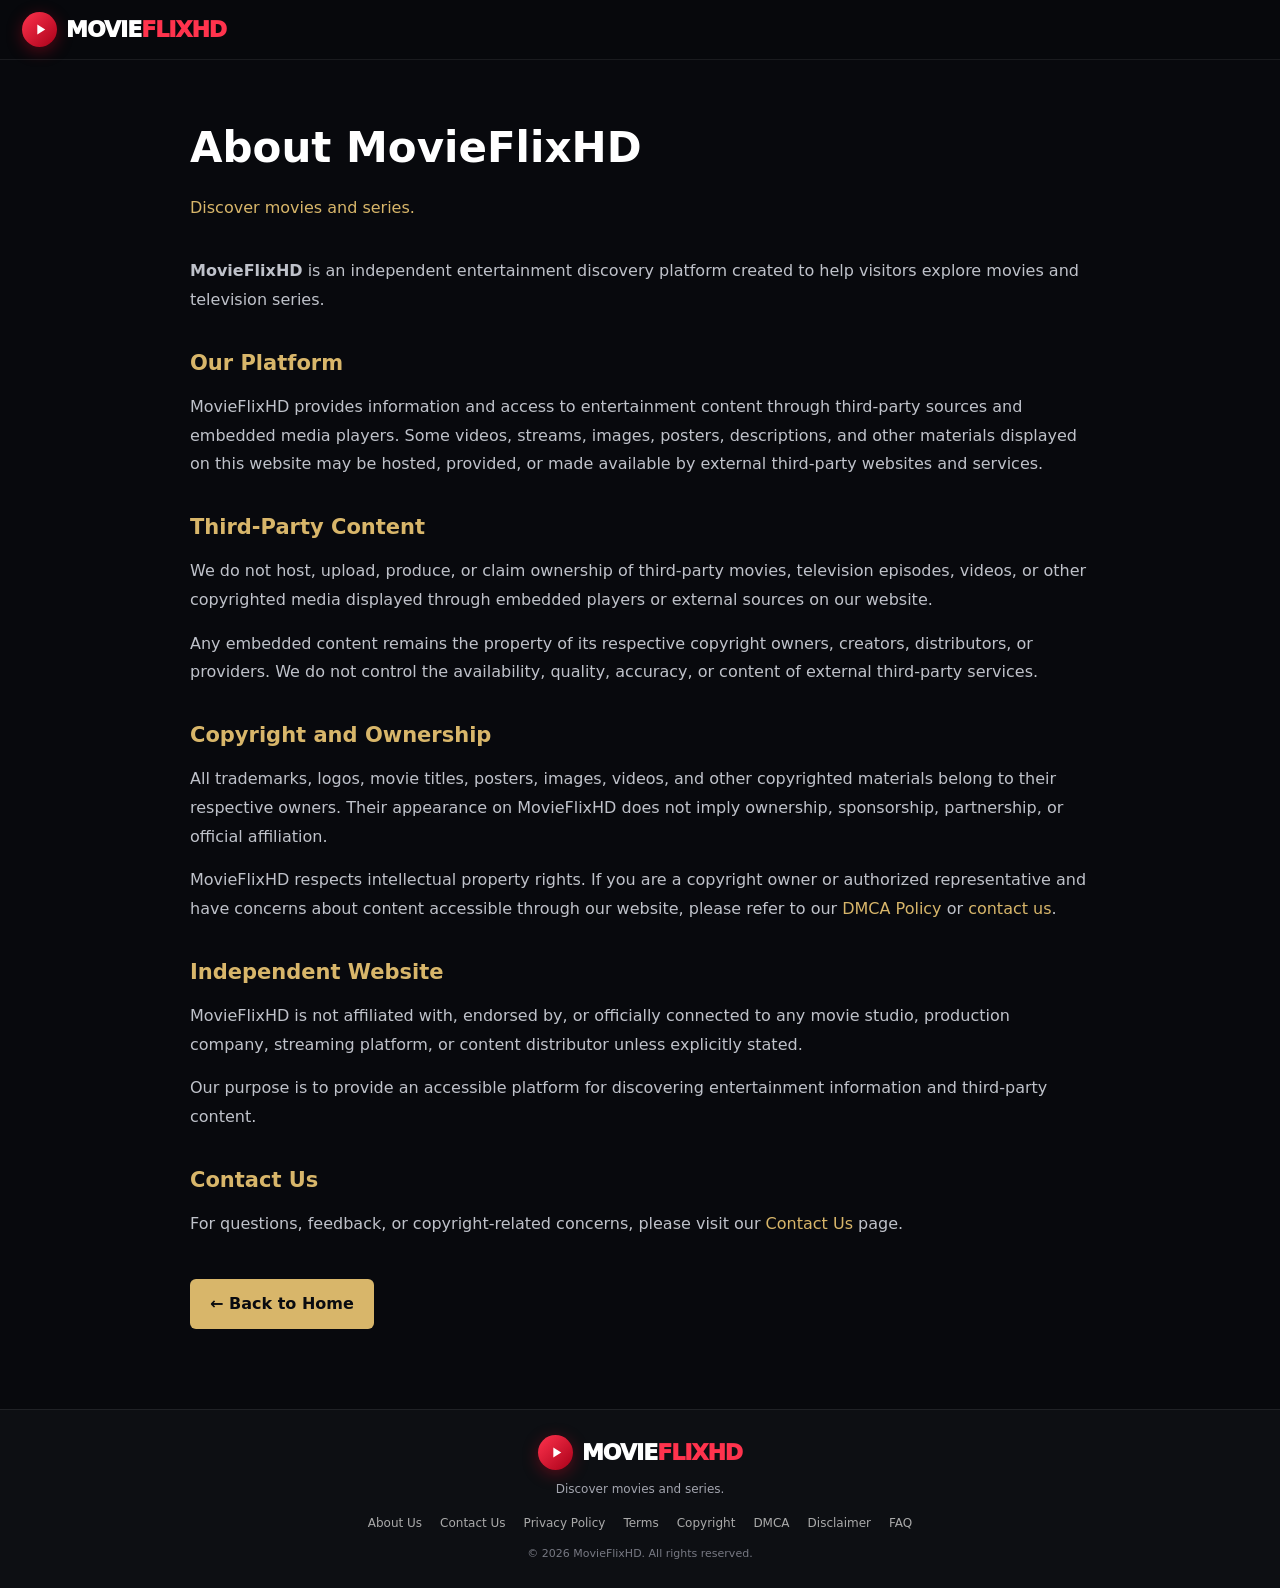
<file: my-website/about.html>
<!doctype html>
<html lang="en">
<head>
  <meta charset="utf-8">
  <meta name="viewport" content="width=device-width, initial-scale=1">
  <meta name="theme-color" content="#090b10">
  <meta name="description" content="Learn about MovieFlixHD, an independent entertainment discovery platform featuring third-party movie and series sources.">
  <meta name="color-scheme" content="dark">

  <title>About Us | MovieFlixHD</title>

  <link rel="icon" type="image/png" href="/favicon.png">
  <link rel="stylesheet" href="css/home.css">

  <style>
    .legal-page {
      width: min(900px, calc(100% - 40px));
      margin: 50px auto 80px;
      color: #e8e8e8;
      line-height: 1.8;
    }

    .legal-page h1 {
      color: #fff;
      font-size: clamp(30px, 5vw, 42px);
      margin-bottom: 8px;
    }

    .legal-page .page-subtitle {
      color: #d8b66a;
      margin-bottom: 35px;
    }

    .legal-page h2 {
      color: #d8b66a;
      font-size: 21px;
      margin: 30px 0 10px;
    }

    .legal-page p {
      color: #bfc2ca;
      margin-bottom: 15px;
    }

    .legal-page a:not(.back-home) {
      color: #d8b66a;
      text-decoration: none;
    }

    .legal-page a:not(.back-home):hover {
      text-decoration: underline;
    }

    .back-home {
      display: inline-block;
      margin-top: 25px;
      padding: 11px 20px;
      border-radius: 6px;
      background: #d8b66a;
      color: #090b10;
      font-weight: 700;
      text-decoration: none;
    }

    .back-home:hover {
      opacity: .9;
    }

    @media (max-width: 600px) {
      .legal-page {
        width: calc(100% - 30px);
        margin-top: 30px;
      }
    }
  </style>
</head>

<body>

<!-- HEADER: SAME AS HOMEPAGE -->
<header class="header">
  <div class="header-inner">

    <a class="logo" href="./" aria-label="MovieFlixHD Home">
      <span class="logo-play" aria-hidden="true">
        <svg viewBox="0 0 24 24" focusable="false">
          <path d="M8 5.8v12.4L18 12 8 5.8Z" fill="currentColor"/>
        </svg>
      </span>

      <span class="logo-text">MOVIE<span>FLIXHD</span></span>
    </a>

  </div>
</header>

<!-- ABOUT CONTENT -->
<main class="legal-page">

  <h1>About MovieFlixHD</h1>

  <p class="page-subtitle">
    Discover movies and series.
  </p>

  <p>
    <strong>MovieFlixHD</strong> is an independent entertainment
    discovery platform created to help visitors explore movies
    and television series.
  </p>

  <h2>Our Platform</h2>

  <p>
    MovieFlixHD provides information and access to entertainment
    content through third-party sources and embedded media players.
    Some videos, streams, images, posters, descriptions, and other
    materials displayed on this website may be hosted, provided,
    or made available by external third-party websites and services.
  </p>

  <h2>Third-Party Content</h2>

  <p>
    We do not host, upload, produce, or claim ownership of
    third-party movies, television episodes, videos, or other
    copyrighted media displayed through embedded players or
    external sources on our website.
  </p>

  <p>
    Any embedded content remains the property of its respective
    copyright owners, creators, distributors, or providers.
    We do not control the availability, quality, accuracy, or
    content of external third-party services.
  </p>

  <h2>Copyright and Ownership</h2>

  <p>
    All trademarks, logos, movie titles, posters, images, videos,
    and other copyrighted materials belong to their respective
    owners. Their appearance on MovieFlixHD does not imply
    ownership, sponsorship, partnership, or official affiliation.
  </p>

  <p>
    MovieFlixHD respects intellectual property rights. If you are
    a copyright owner or authorized representative and have
    concerns about content accessible through our website,
    please refer to our
    <a href="dmca.html">DMCA Policy</a> or
    <a href="contact.html">contact us</a>.
  </p>

  <h2>Independent Website</h2>

  <p>
    MovieFlixHD is not affiliated with, endorsed by, or officially
    connected to any movie studio, production company, streaming
    platform, or content distributor unless explicitly stated.
  </p>

  <p>
    Our purpose is to provide an accessible platform for
    discovering entertainment information and third-party content.
  </p>

  <h2>Contact Us</h2>

  <p>
    For questions, feedback, or copyright-related concerns,
    please visit our <a href="contact.html">Contact Us</a> page.
  </p>

  <a href="./" class="back-home">← Back to Home</a>

</main>

<!-- FOOTER: SAME AS HOMEPAGE -->
<footer class="footer">

  <a class="logo footer-logo" href="./" aria-label="MovieFlixHD Home">
    <span class="logo-play" aria-hidden="true">
      <svg viewBox="0 0 24 24" focusable="false">
        <path d="M8 5.8v12.4L18 12 8 5.8Z" fill="currentColor"/>
      </svg>
    </span>

    <span class="logo-text">MOVIE<span>FLIXHD</span></span>
  </a>

  <p>Discover movies and series.</p>

  <nav class="footer-links" aria-label="Footer links">
    <a href="about.html">About Us</a>
    <a href="contact.html">Contact Us</a>
    <a href="privacy.html">Privacy Policy</a>
    <a href="terms.html">Terms</a>
    <a href="copyright.html">Copyright</a>
    <a href="dmca.html">DMCA</a>
    <a href="disclaimer.html">Disclaimer</a>
    <a href="faq.html">FAQ</a>
  </nav>

  <small>© <span id="year">2026</span> MovieFlixHD. All rights reserved.</small>

</footer>

</body>
</html>
</file>
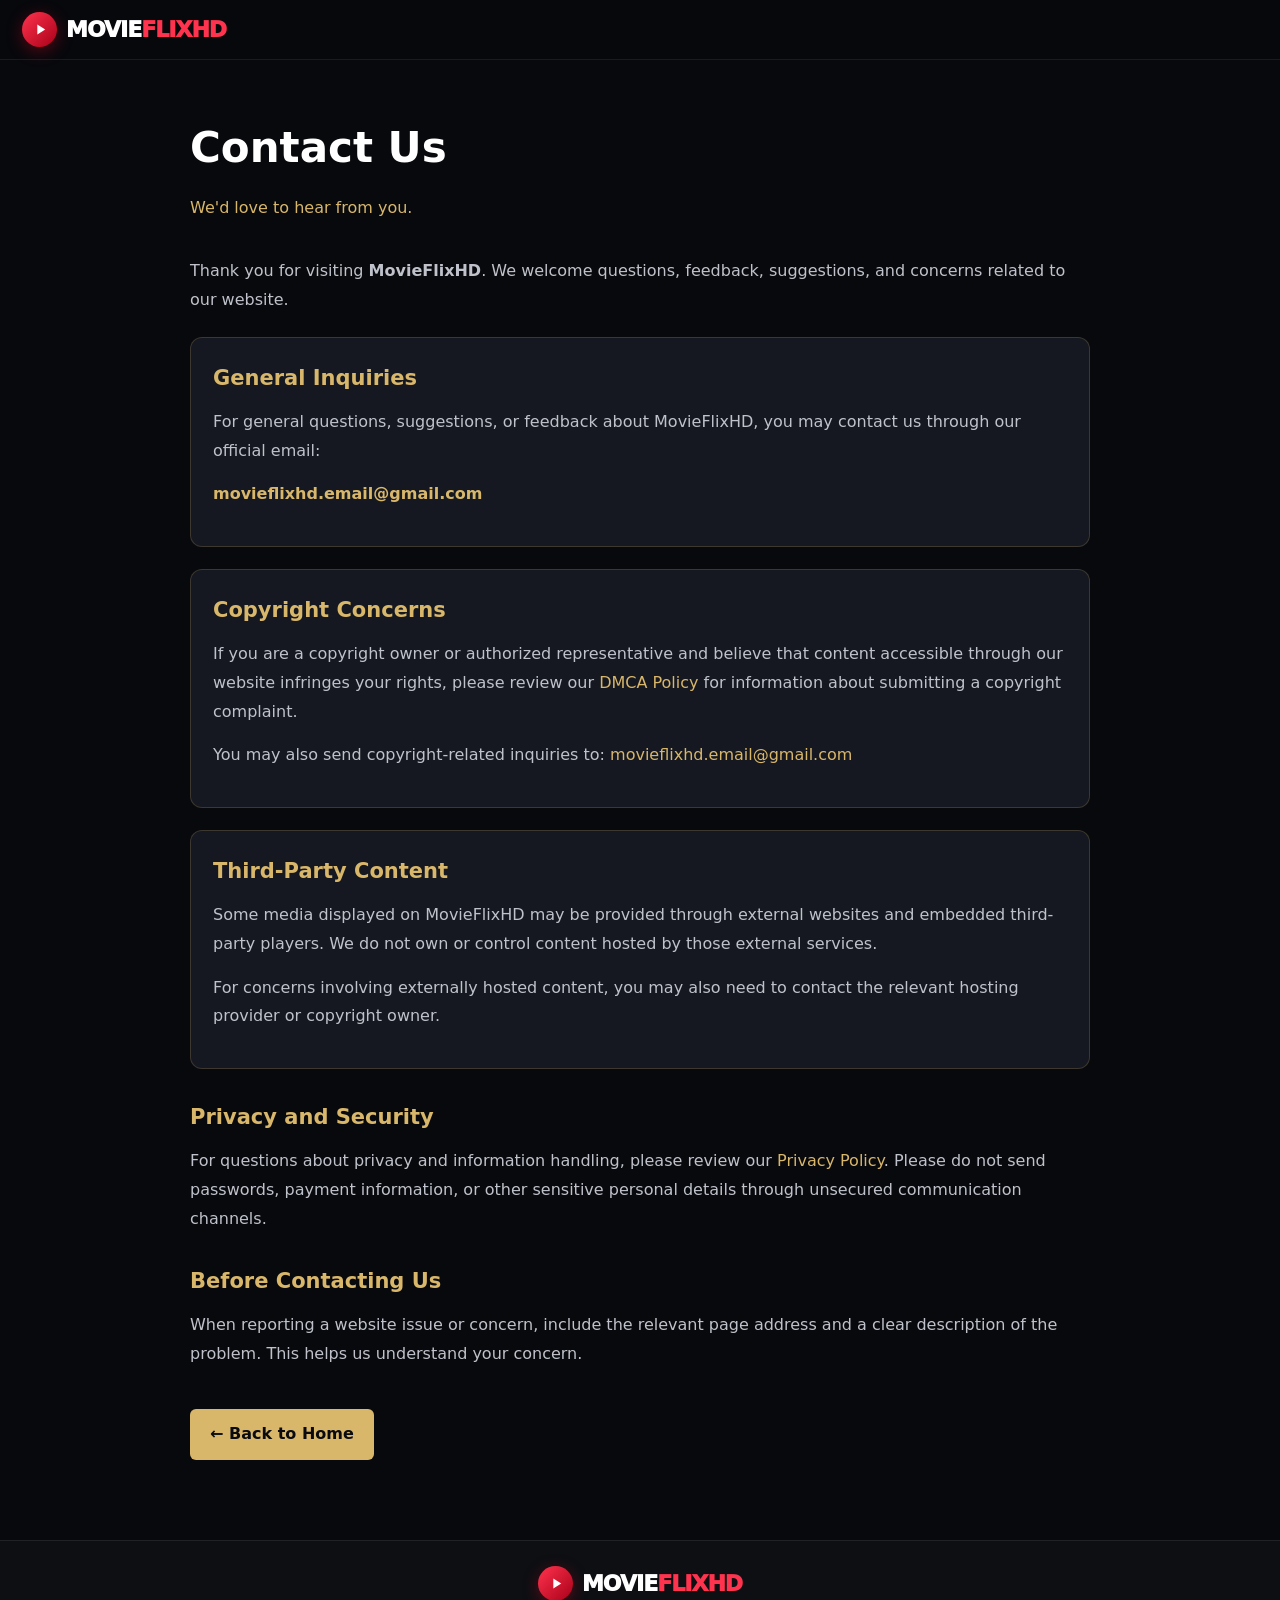
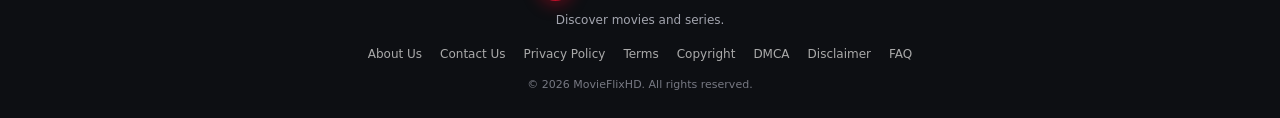
<file: my-website/contact.html>
<!doctype html>
<html lang="en">
<head>
  <meta charset="utf-8">
  <meta name="viewport" content="width=device-width, initial-scale=1">
  <meta name="theme-color" content="#090b10">
  <meta name="description" content="Contact MovieFlixHD for questions, feedback, suggestions, and copyright concerns.">
  <meta name="color-scheme" content="dark">

  <title>Contact Us | MovieFlixHD</title>

  <link rel="icon" type="image/png" href="/favicon.png">
  <link rel="stylesheet" href="css/home.css">

  <style>
    .legal-page {
      width: min(900px, calc(100% - 40px));
      margin: 50px auto 80px;
      color: #e8e8e8;
      line-height: 1.8;
    }

    .legal-page h1 {
      color: #fff;
      font-size: clamp(30px, 5vw, 42px);
      margin-bottom: 8px;
    }

    .legal-page .page-subtitle {
      color: #d8b66a;
      margin-bottom: 35px;
    }

    .legal-page h2 {
      color: #d8b66a;
      font-size: 21px;
      margin: 30px 0 10px;
    }

    .legal-page p {
      color: #bfc2ca;
      margin-bottom: 15px;
    }

    .legal-page a:not(.back-home) {
      color: #d8b66a;
      text-decoration: none;
      overflow-wrap: anywhere;
    }

    .legal-page a:not(.back-home):hover {
      text-decoration: underline;
    }

    .contact-card {
      background: #151820;
      border: 1px solid rgba(216, 182, 106, .2);
      border-radius: 12px;
      padding: 22px;
      margin: 22px 0;
    }

    .contact-card h2 {
      margin-top: 0;
    }

    .contact-email {
      display: inline-block;
      font-weight: 700;
      font-size: 16px;
    }

    .back-home {
      display: inline-block;
      margin-top: 25px;
      padding: 11px 20px;
      border-radius: 6px;
      background: #d8b66a;
      color: #090b10;
      font-weight: 700;
      text-decoration: none;
    }

    .back-home:hover {
      opacity: .9;
    }

    @media (max-width: 600px) {
      .legal-page {
        width: calc(100% - 30px);
        margin-top: 30px;
      }

      .contact-card {
        padding: 18px;
      }
    }
  </style>
</head>

<body>

<!-- HEADER: SAME AS HOMEPAGE -->
<header class="header">
  <div class="header-inner">

    <a class="logo" href="./" aria-label="MovieFlixHD Home">
      <span class="logo-play" aria-hidden="true">
        <svg viewBox="0 0 24 24" focusable="false">
          <path d="M8 5.8v12.4L18 12 8 5.8Z" fill="currentColor"/>
        </svg>
      </span>

      <span class="logo-text">MOVIE<span>FLIXHD</span></span>
    </a>

  </div>
</header>

<!-- CONTACT CONTENT -->
<main class="legal-page">

  <h1>Contact Us</h1>

  <p class="page-subtitle">
    We'd love to hear from you.
  </p>

  <p>
    Thank you for visiting <strong>MovieFlixHD</strong>.
    We welcome questions, feedback, suggestions, and concerns
    related to our website.
  </p>

  <div class="contact-card">
    <h2>General Inquiries</h2>

    <p>
      For general questions, suggestions, or feedback about
      MovieFlixHD, you may contact us through our official email:
    </p>

    <p>
      <a class="contact-email"
         href="mailto:movieflixhd.email@gmail.com">
        movieflixhd.email@gmail.com
      </a>
    </p>
  </div>

  <div class="contact-card">
    <h2>Copyright Concerns</h2>

    <p>
      If you are a copyright owner or authorized representative
      and believe that content accessible through our website
      infringes your rights, please review our
      <a href="dmca.html">DMCA Policy</a> for information
      about submitting a copyright complaint.
    </p>

    <p>
      You may also send copyright-related inquiries to:
      <a href="mailto:movieflixhd.email@gmail.com">
        movieflixhd.email@gmail.com
      </a>
    </p>
  </div>

  <div class="contact-card">
    <h2>Third-Party Content</h2>

    <p>
      Some media displayed on MovieFlixHD may be provided through
      external websites and embedded third-party players.
      We do not own or control content hosted by those external
      services.
    </p>

    <p>
      For concerns involving externally hosted content, you may
      also need to contact the relevant hosting provider or
      copyright owner.
    </p>
  </div>

  <h2>Privacy and Security</h2>

  <p>
    For questions about privacy and information handling,
    please review our
    <a href="privacy.html">Privacy Policy</a>.
    Please do not send passwords, payment information,
    or other sensitive personal details through unsecured
    communication channels.
  </p>

  <h2>Before Contacting Us</h2>

  <p>
    When reporting a website issue or concern, include the
    relevant page address and a clear description of the
    problem. This helps us understand your concern.
  </p>

  <a href="./" class="back-home">← Back to Home</a>

</main>

<!-- FOOTER: SAME AS HOMEPAGE -->
<footer class="footer">

  <a class="logo footer-logo" href="./" aria-label="MovieFlixHD Home">
    <span class="logo-play" aria-hidden="true">
      <svg viewBox="0 0 24 24" focusable="false">
        <path d="M8 5.8v12.4L18 12 8 5.8Z" fill="currentColor"/>
      </svg>
    </span>

    <span class="logo-text">MOVIE<span>FLIXHD</span></span>
  </a>

  <p>Discover movies and series.</p>

  <nav class="footer-links" aria-label="Footer links">
    <a href="about.html">About Us</a>
    <a href="contact.html">Contact Us</a>
    <a href="privacy.html">Privacy Policy</a>
    <a href="terms.html">Terms</a>
    <a href="copyright.html">Copyright</a>
    <a href="dmca.html">DMCA</a>
    <a href="disclaimer.html">Disclaimer</a>
    <a href="faq.html">FAQ</a>
  </nav>

  <small>© <span id="year">2026</span> MovieFlixHD. All rights reserved.</small>

</footer>

</body>
</html>
</file>
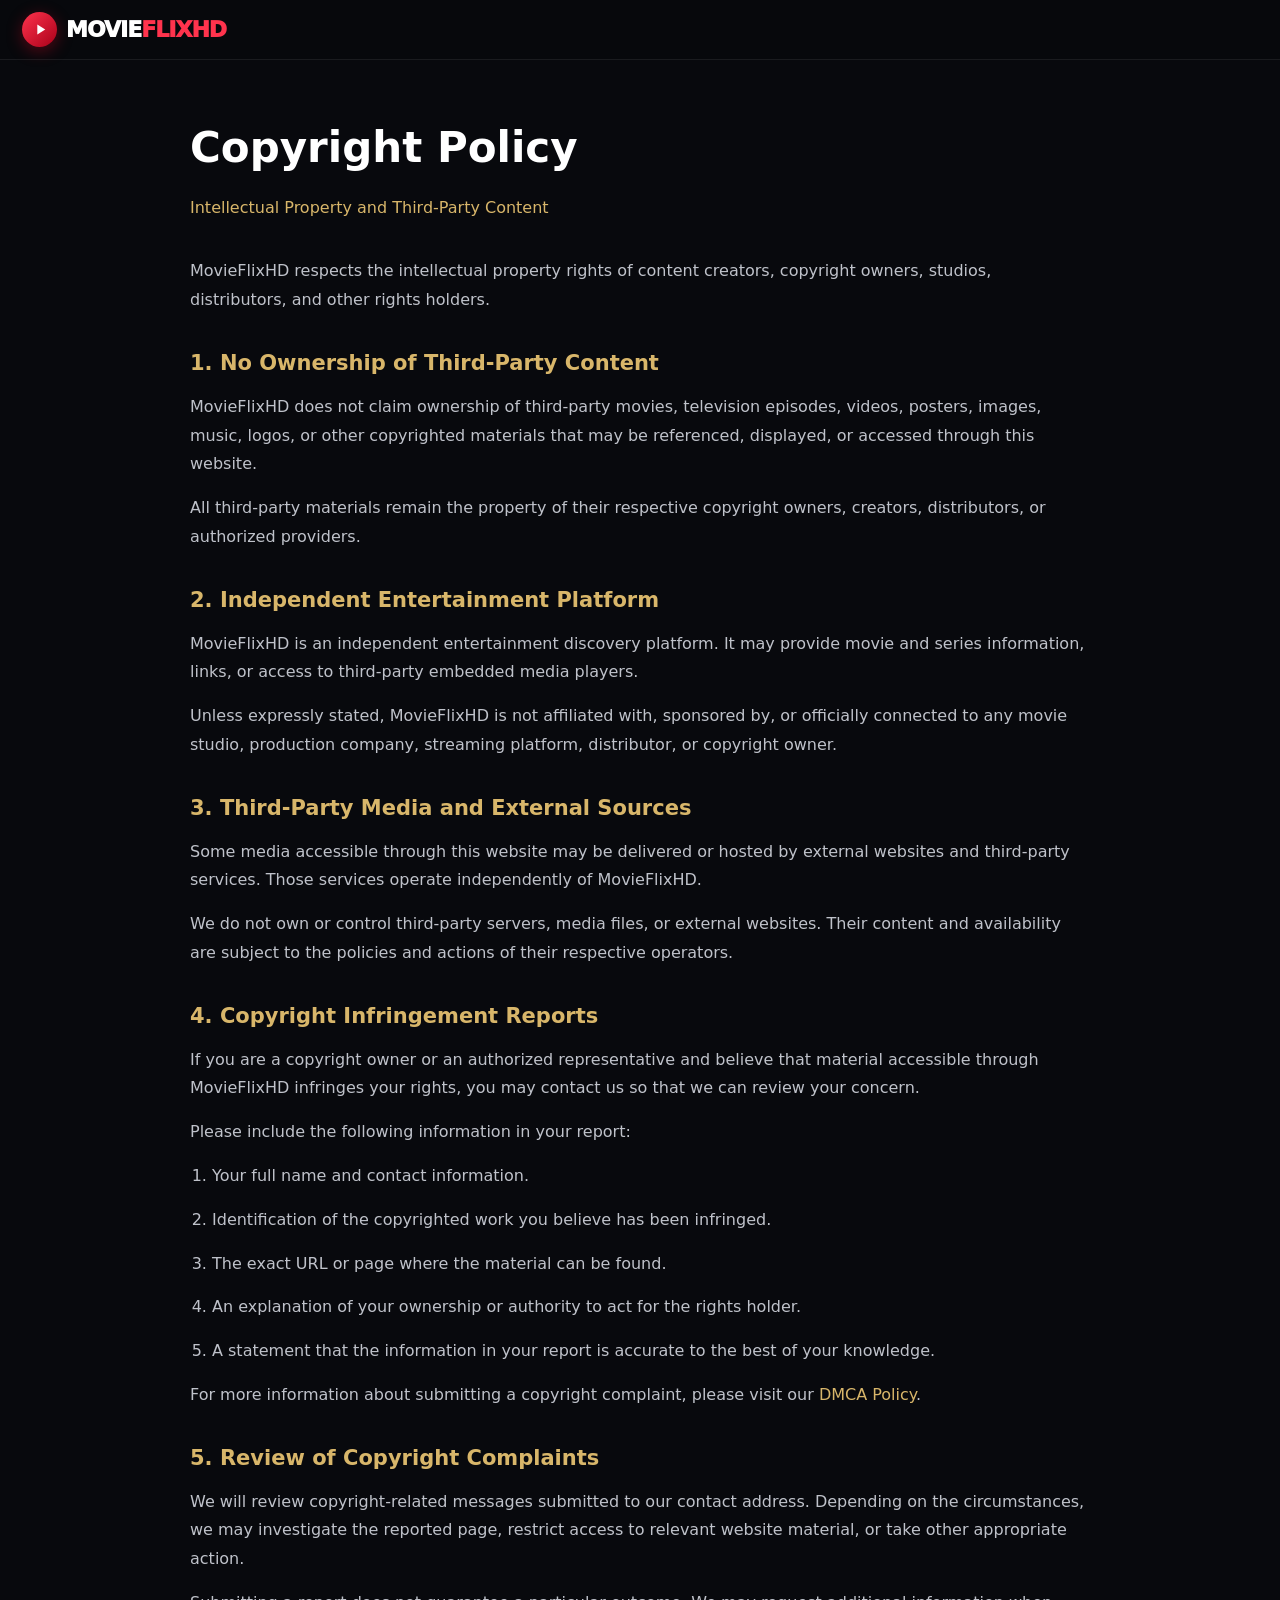
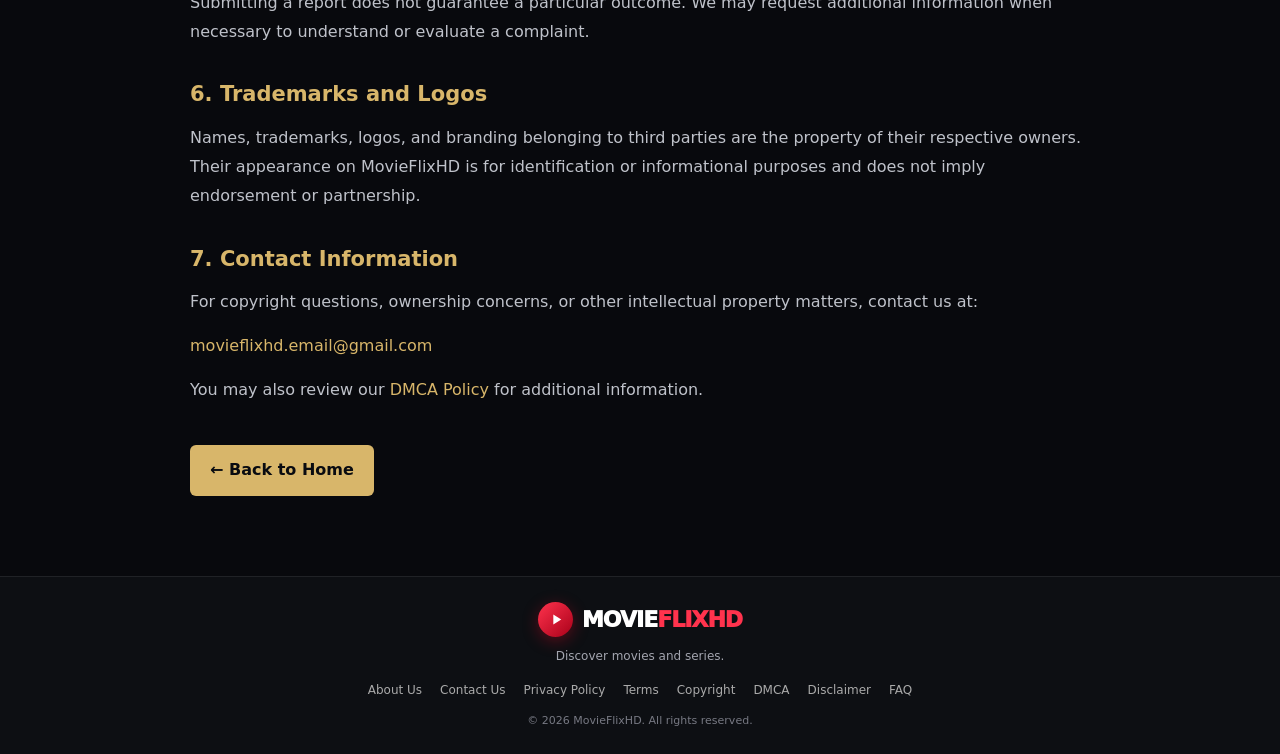
<file: my-website/copyright.html>
<!doctype html>
<html lang="en">
<head>
  <meta charset="utf-8">
  <meta name="viewport" content="width=device-width, initial-scale=1">
  <meta name="theme-color" content="#090b10">
  <meta name="description" content="Read the MovieFlixHD Copyright Policy regarding third-party content, intellectual property, and copyright concerns.">
  <meta name="color-scheme" content="dark">

  <title>Copyright Policy | MovieFlixHD</title>

  <link rel="icon" type="image/png" href="/favicon.png">
  <link rel="stylesheet" href="css/home.css">

  <style>
    .legal-page {
      width: min(900px, calc(100% - 40px));
      margin: 50px auto 80px;
      color: #e8e8e8;
      line-height: 1.8;
    }

    .legal-page h1 {
      color: #fff;
      font-size: clamp(30px, 5vw, 42px);
      margin-bottom: 8px;
    }

    .legal-page .page-subtitle {
      color: #d8b66a;
      margin-bottom: 35px;
    }

    .legal-page h2 {
      color: #d8b66a;
      font-size: 21px;
      margin: 30px 0 10px;
    }

    .legal-page p,
    .legal-page li {
      color: #bfc2ca;
      margin-bottom: 15px;
    }

    .legal-page ul,
    .legal-page ol {
      padding-left: 22px;
    }

    .legal-page a:not(.back-home) {
      color: #d8b66a;
      text-decoration: none;
      overflow-wrap: anywhere;
    }

    .legal-page a:not(.back-home):hover {
      text-decoration: underline;
    }

    .back-home {
      display: inline-block;
      margin-top: 25px;
      padding: 11px 20px;
      border-radius: 6px;
      background: #d8b66a;
      color: #090b10;
      font-weight: 700;
      text-decoration: none;
    }

    @media (max-width: 600px) {
      .legal-page {
        width: calc(100% - 30px);
        margin-top: 30px;
      }
    }
  </style>
</head>

<body>

<header class="header">
  <div class="header-inner">
    <a class="logo" href="./" aria-label="MovieFlixHD Home">
      <span class="logo-play" aria-hidden="true">
        <svg viewBox="0 0 24 24" focusable="false">
          <path d="M8 5.8v12.4L18 12 8 5.8Z" fill="currentColor"/>
        </svg>
      </span>
      <span class="logo-text">MOVIE<span>FLIXHD</span></span>
    </a>
  </div>
</header>

<main class="legal-page">

  <h1>Copyright Policy</h1>
  <p class="page-subtitle">Intellectual Property and Third-Party Content</p>

  <p>
    MovieFlixHD respects the intellectual property rights of
    content creators, copyright owners, studios, distributors,
    and other rights holders.
  </p>

  <h2>1. No Ownership of Third-Party Content</h2>

  <p>
    MovieFlixHD does not claim ownership of third-party movies,
    television episodes, videos, posters, images, music, logos,
    or other copyrighted materials that may be referenced,
    displayed, or accessed through this website.
  </p>

  <p>
    All third-party materials remain the property of their
    respective copyright owners, creators, distributors,
    or authorized providers.
  </p>

  <h2>2. Independent Entertainment Platform</h2>

  <p>
    MovieFlixHD is an independent entertainment discovery
    platform. It may provide movie and series information,
    links, or access to third-party embedded media players.
  </p>

  <p>
    Unless expressly stated, MovieFlixHD is not affiliated
    with, sponsored by, or officially connected to any movie
    studio, production company, streaming platform,
    distributor, or copyright owner.
  </p>

  <h2>3. Third-Party Media and External Sources</h2>

  <p>
    Some media accessible through this website may be delivered
    or hosted by external websites and third-party services.
    Those services operate independently of MovieFlixHD.
  </p>

  <p>
    We do not own or control third-party servers, media files,
    or external websites. Their content and availability are
    subject to the policies and actions of their respective
    operators.
  </p>

  <h2>4. Copyright Infringement Reports</h2>

  <p>
    If you are a copyright owner or an authorized representative
    and believe that material accessible through MovieFlixHD
    infringes your rights, you may contact us so that we can
    review your concern.
  </p>

  <p>
    Please include the following information in your report:
  </p>

  <ol>
    <li>Your full name and contact information.</li>
    <li>Identification of the copyrighted work you believe has been infringed.</li>
    <li>The exact URL or page where the material can be found.</li>
    <li>An explanation of your ownership or authority to act for the rights holder.</li>
    <li>A statement that the information in your report is accurate to the best of your knowledge.</li>
  </ol>

  <p>
    For more information about submitting a copyright complaint,
    please visit our <a href="dmca.html">DMCA Policy</a>.
  </p>

  <h2>5. Review of Copyright Complaints</h2>

  <p>
    We will review copyright-related messages submitted to our
    contact address. Depending on the circumstances, we may
    investigate the reported page, restrict access to relevant
    website material, or take other appropriate action.
  </p>

  <p>
    Submitting a report does not guarantee a particular outcome.
    We may request additional information when necessary to
    understand or evaluate a complaint.
  </p>

  <h2>6. Trademarks and Logos</h2>

  <p>
    Names, trademarks, logos, and branding belonging to
    third parties are the property of their respective owners.
    Their appearance on MovieFlixHD is for identification
    or informational purposes and does not imply endorsement
    or partnership.
  </p>

  <h2>7. Contact Information</h2>

  <p>
    For copyright questions, ownership concerns, or other
    intellectual property matters, contact us at:
  </p>

  <p>
    <a href="mailto:movieflixhd.email@gmail.com">
      movieflixhd.email@gmail.com
    </a>
  </p>

  <p>
    You may also review our
    <a href="dmca.html">DMCA Policy</a> for additional information.
  </p>

  <a href="./" class="back-home">← Back to Home</a>

</main>

<footer class="footer">

  <a class="logo footer-logo" href="./" aria-label="MovieFlixHD Home">
    <span class="logo-play" aria-hidden="true">
      <svg viewBox="0 0 24 24" focusable="false">
        <path d="M8 5.8v12.4L18 12 8 5.8Z" fill="currentColor"/>
      </svg>
    </span>
    <span class="logo-text">MOVIE<span>FLIXHD</span></span>
  </a>

  <p>Discover movies and series.</p>

  <nav class="footer-links" aria-label="Footer links">
    <a href="about.html">About Us</a>
    <a href="contact.html">Contact Us</a>
    <a href="privacy.html">Privacy Policy</a>
    <a href="terms.html">Terms</a>
    <a href="copyright.html">Copyright</a>
    <a href="dmca.html">DMCA</a>
    <a href="disclaimer.html">Disclaimer</a>
    <a href="faq.html">FAQ</a>
  </nav>

  <small>© <span id="year">2026</span> MovieFlixHD. All rights reserved.</small>

</footer>

</body>
</html>
</file>
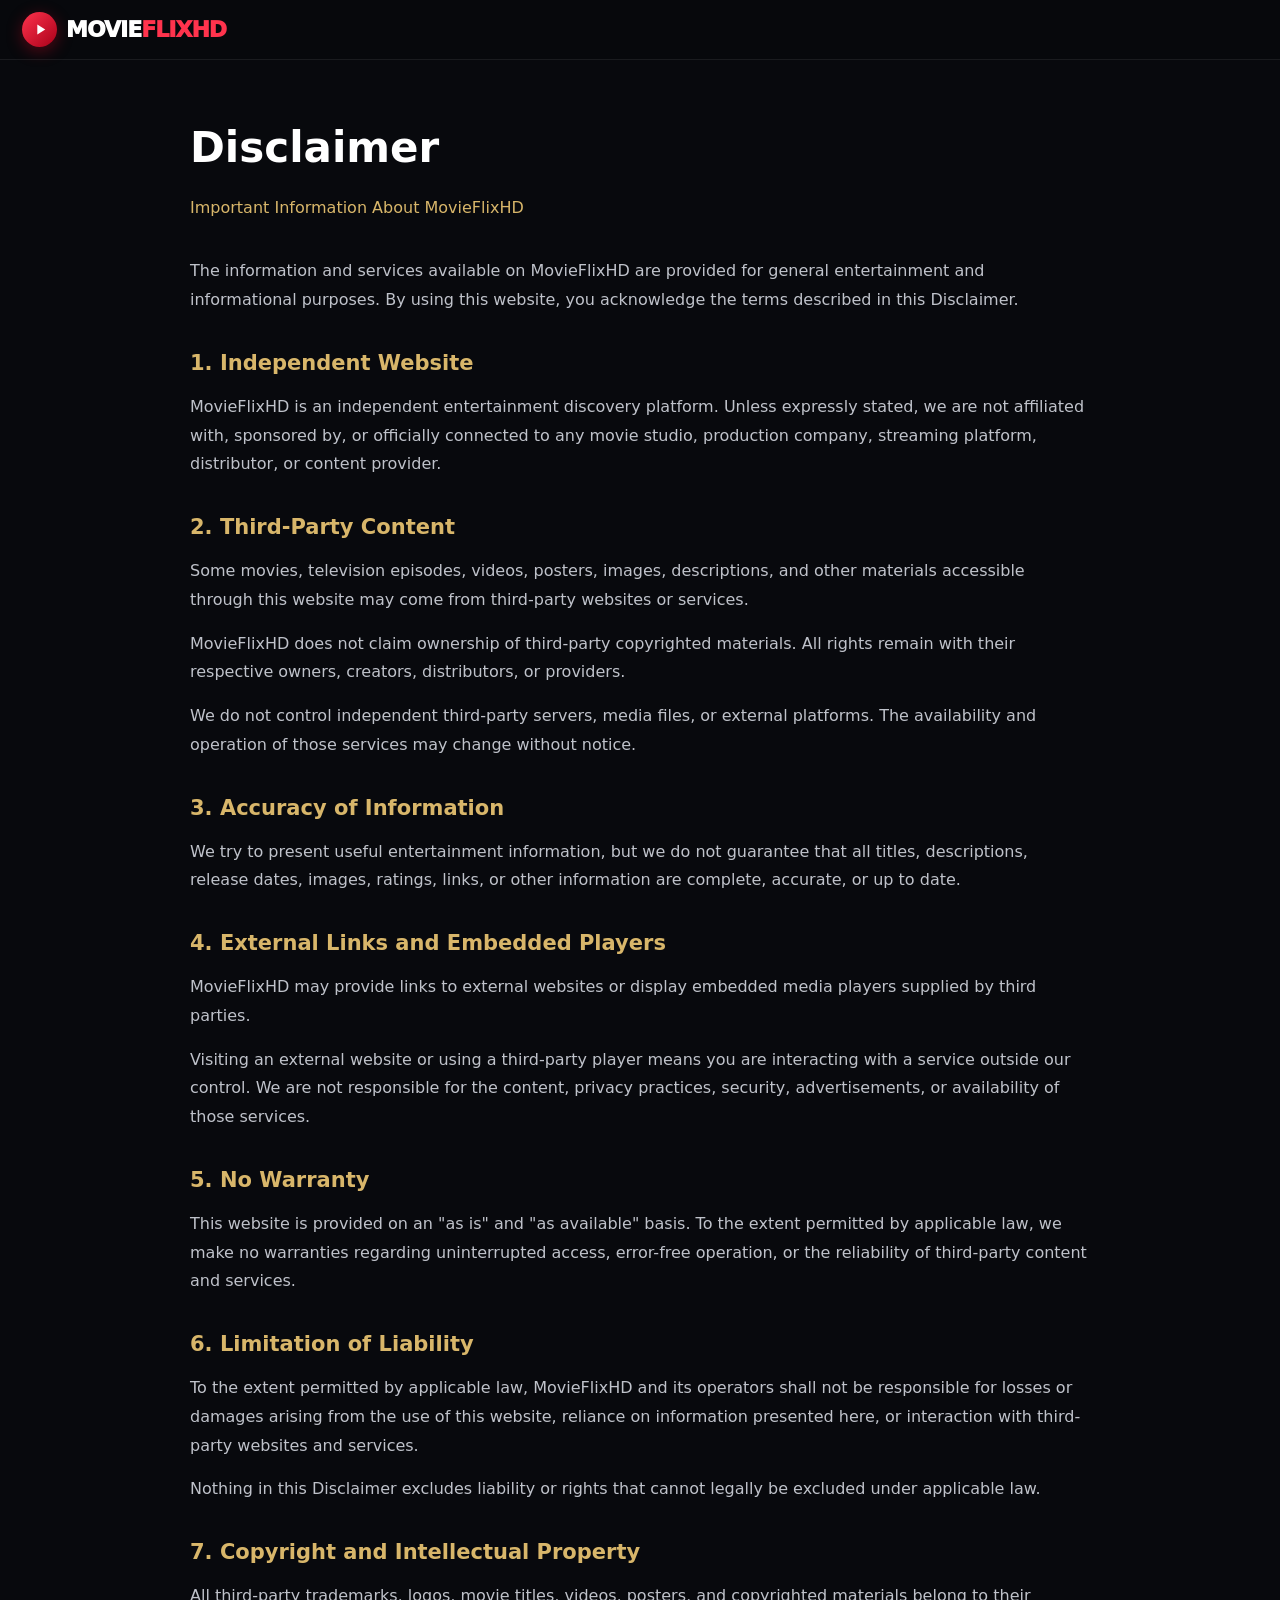
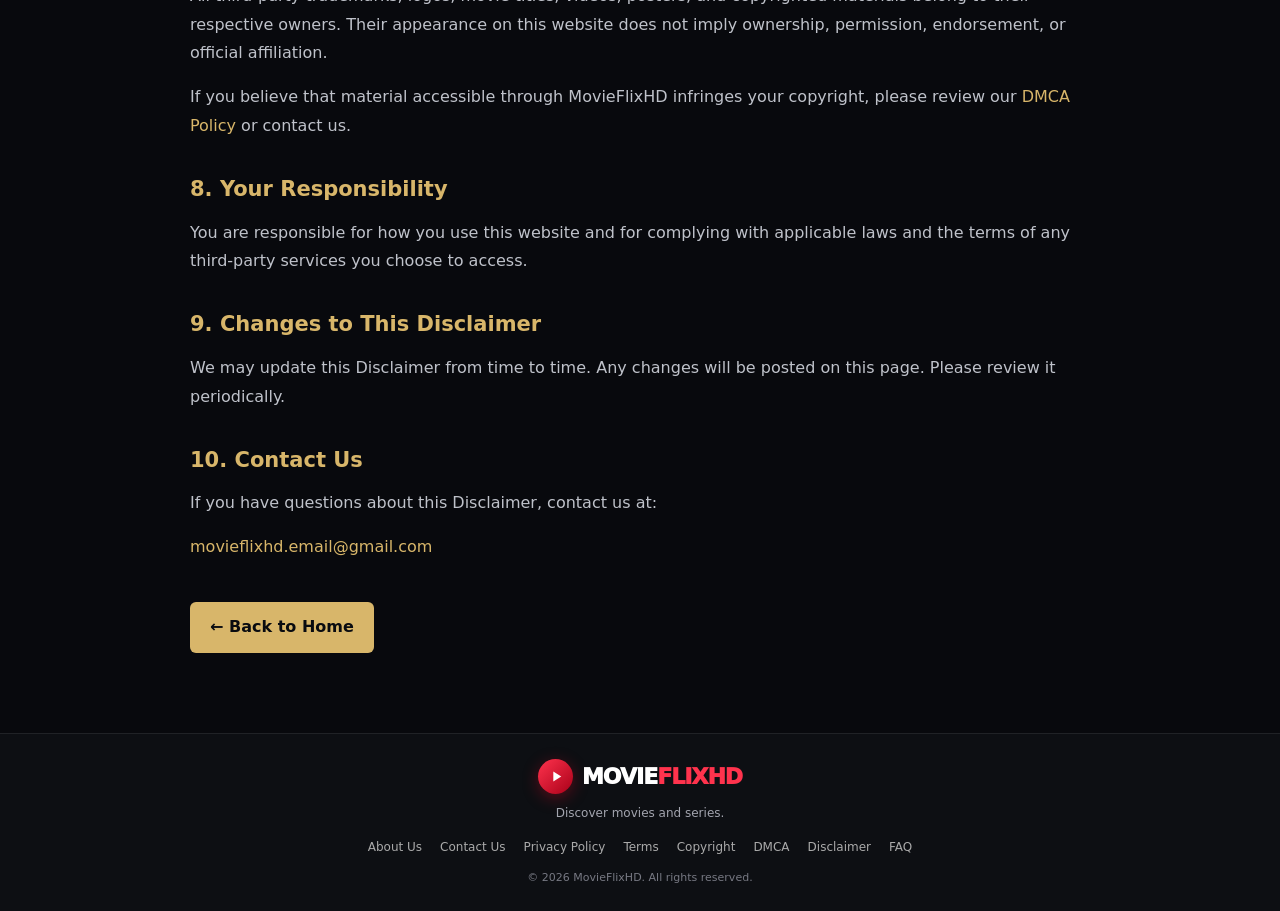
<file: my-website/disclaimer.html>
<!doctype html>
<html lang="en">
<head>
  <meta charset="utf-8">
  <meta name="viewport" content="width=device-width, initial-scale=1">
  <meta name="theme-color" content="#090b10">
  <meta name="description" content="Read the MovieFlixHD Disclaimer regarding third-party content, external links, and website information.">
  <meta name="color-scheme" content="dark">

  <title>Disclaimer | MovieFlixHD</title>

  <link rel="icon" type="image/png" href="/favicon.png">
  <link rel="stylesheet" href="css/home.css">

  <style>
    .legal-page {
      width: min(900px, calc(100% - 40px));
      margin: 50px auto 80px;
      color: #e8e8e8;
      line-height: 1.8;
    }

    .legal-page h1 {
      color: #fff;
      font-size: clamp(30px, 5vw, 42px);
      margin-bottom: 8px;
    }

    .legal-page .page-subtitle {
      color: #d8b66a;
      margin-bottom: 35px;
    }

    .legal-page h2 {
      color: #d8b66a;
      font-size: 21px;
      margin: 30px 0 10px;
    }

    .legal-page p,
    .legal-page li {
      color: #bfc2ca;
      margin-bottom: 15px;
    }

    .legal-page ul {
      padding-left: 22px;
    }

    .legal-page a:not(.back-home) {
      color: #d8b66a;
      text-decoration: none;
      overflow-wrap: anywhere;
    }

    .legal-page a:not(.back-home):hover {
      text-decoration: underline;
    }

    .back-home {
      display: inline-block;
      margin-top: 25px;
      padding: 11px 20px;
      border-radius: 6px;
      background: #d8b66a;
      color: #090b10;
      font-weight: 700;
      text-decoration: none;
    }

    @media (max-width: 600px) {
      .legal-page {
        width: calc(100% - 30px);
        margin-top: 30px;
      }
    }
  </style>
</head>

<body>

<header class="header">
  <div class="header-inner">
    <a class="logo" href="./" aria-label="MovieFlixHD Home">
      <span class="logo-play" aria-hidden="true">
        <svg viewBox="0 0 24 24" focusable="false">
          <path d="M8 5.8v12.4L18 12 8 5.8Z" fill="currentColor"/>
        </svg>
      </span>
      <span class="logo-text">MOVIE<span>FLIXHD</span></span>
    </a>
  </div>
</header>

<main class="legal-page">

  <h1>Disclaimer</h1>
  <p class="page-subtitle">Important Information About MovieFlixHD</p>

  <p>
    The information and services available on MovieFlixHD are
    provided for general entertainment and informational purposes.
    By using this website, you acknowledge the terms described
    in this Disclaimer.
  </p>

  <h2>1. Independent Website</h2>

  <p>
    MovieFlixHD is an independent entertainment discovery platform.
    Unless expressly stated, we are not affiliated with, sponsored
    by, or officially connected to any movie studio, production
    company, streaming platform, distributor, or content provider.
  </p>

  <h2>2. Third-Party Content</h2>

  <p>
    Some movies, television episodes, videos, posters, images,
    descriptions, and other materials accessible through this
    website may come from third-party websites or services.
  </p>

  <p>
    MovieFlixHD does not claim ownership of third-party copyrighted
    materials. All rights remain with their respective owners,
    creators, distributors, or providers.
  </p>

  <p>
    We do not control independent third-party servers, media files,
    or external platforms. The availability and operation of those
    services may change without notice.
  </p>

  <h2>3. Accuracy of Information</h2>

  <p>
    We try to present useful entertainment information, but we do
    not guarantee that all titles, descriptions, release dates,
    images, ratings, links, or other information are complete,
    accurate, or up to date.
  </p>

  <h2>4. External Links and Embedded Players</h2>

  <p>
    MovieFlixHD may provide links to external websites or display
    embedded media players supplied by third parties.
  </p>

  <p>
    Visiting an external website or using a third-party player
    means you are interacting with a service outside our control.
    We are not responsible for the content, privacy practices,
    security, advertisements, or availability of those services.
  </p>

  <h2>5. No Warranty</h2>

  <p>
    This website is provided on an "as is" and "as available" basis.
    To the extent permitted by applicable law, we make no warranties
    regarding uninterrupted access, error-free operation, or the
    reliability of third-party content and services.
  </p>

  <h2>6. Limitation of Liability</h2>

  <p>
    To the extent permitted by applicable law, MovieFlixHD and its
    operators shall not be responsible for losses or damages
    arising from the use of this website, reliance on information
    presented here, or interaction with third-party websites
    and services.
  </p>

  <p>
    Nothing in this Disclaimer excludes liability or rights
    that cannot legally be excluded under applicable law.
  </p>

  <h2>7. Copyright and Intellectual Property</h2>

  <p>
    All third-party trademarks, logos, movie titles, videos,
    posters, and copyrighted materials belong to their respective
    owners. Their appearance on this website does not imply
    ownership, permission, endorsement, or official affiliation.
  </p>

  <p>
    If you believe that material accessible through MovieFlixHD
    infringes your copyright, please review our
    <a href="dmca.html">DMCA Policy</a> or contact us.
  </p>

  <h2>8. Your Responsibility</h2>

  <p>
    You are responsible for how you use this website and for
    complying with applicable laws and the terms of any
    third-party services you choose to access.
  </p>

  <h2>9. Changes to This Disclaimer</h2>

  <p>
    We may update this Disclaimer from time to time. Any changes
    will be posted on this page. Please review it periodically.
  </p>

  <h2>10. Contact Us</h2>

  <p>
    If you have questions about this Disclaimer, contact us at:
  </p>

  <p>
    <a href="mailto:movieflixhd.email@gmail.com">
      movieflixhd.email@gmail.com
    </a>
  </p>

  <a href="./" class="back-home">← Back to Home</a>

</main>

<footer class="footer">

  <a class="logo footer-logo" href="./" aria-label="MovieFlixHD Home">
    <span class="logo-play" aria-hidden="true">
      <svg viewBox="0 0 24 24" focusable="false">
        <path d="M8 5.8v12.4L18 12 8 5.8Z" fill="currentColor"/>
      </svg>
    </span>
    <span class="logo-text">MOVIE<span>FLIXHD</span></span>
  </a>

  <p>Discover movies and series.</p>

  <nav class="footer-links" aria-label="Footer links">
    <a href="about.html">About Us</a>
    <a href="contact.html">Contact Us</a>
    <a href="privacy.html">Privacy Policy</a>
    <a href="terms.html">Terms</a>
    <a href="copyright.html">Copyright</a>
    <a href="dmca.html">DMCA</a>
    <a href="disclaimer.html">Disclaimer</a>
    <a href="faq.html">FAQ</a>
  </nav>

  <small>© <span id="year">2026</span> MovieFlixHD. All rights reserved.</small>

</footer>

</body>
</html>
</file>
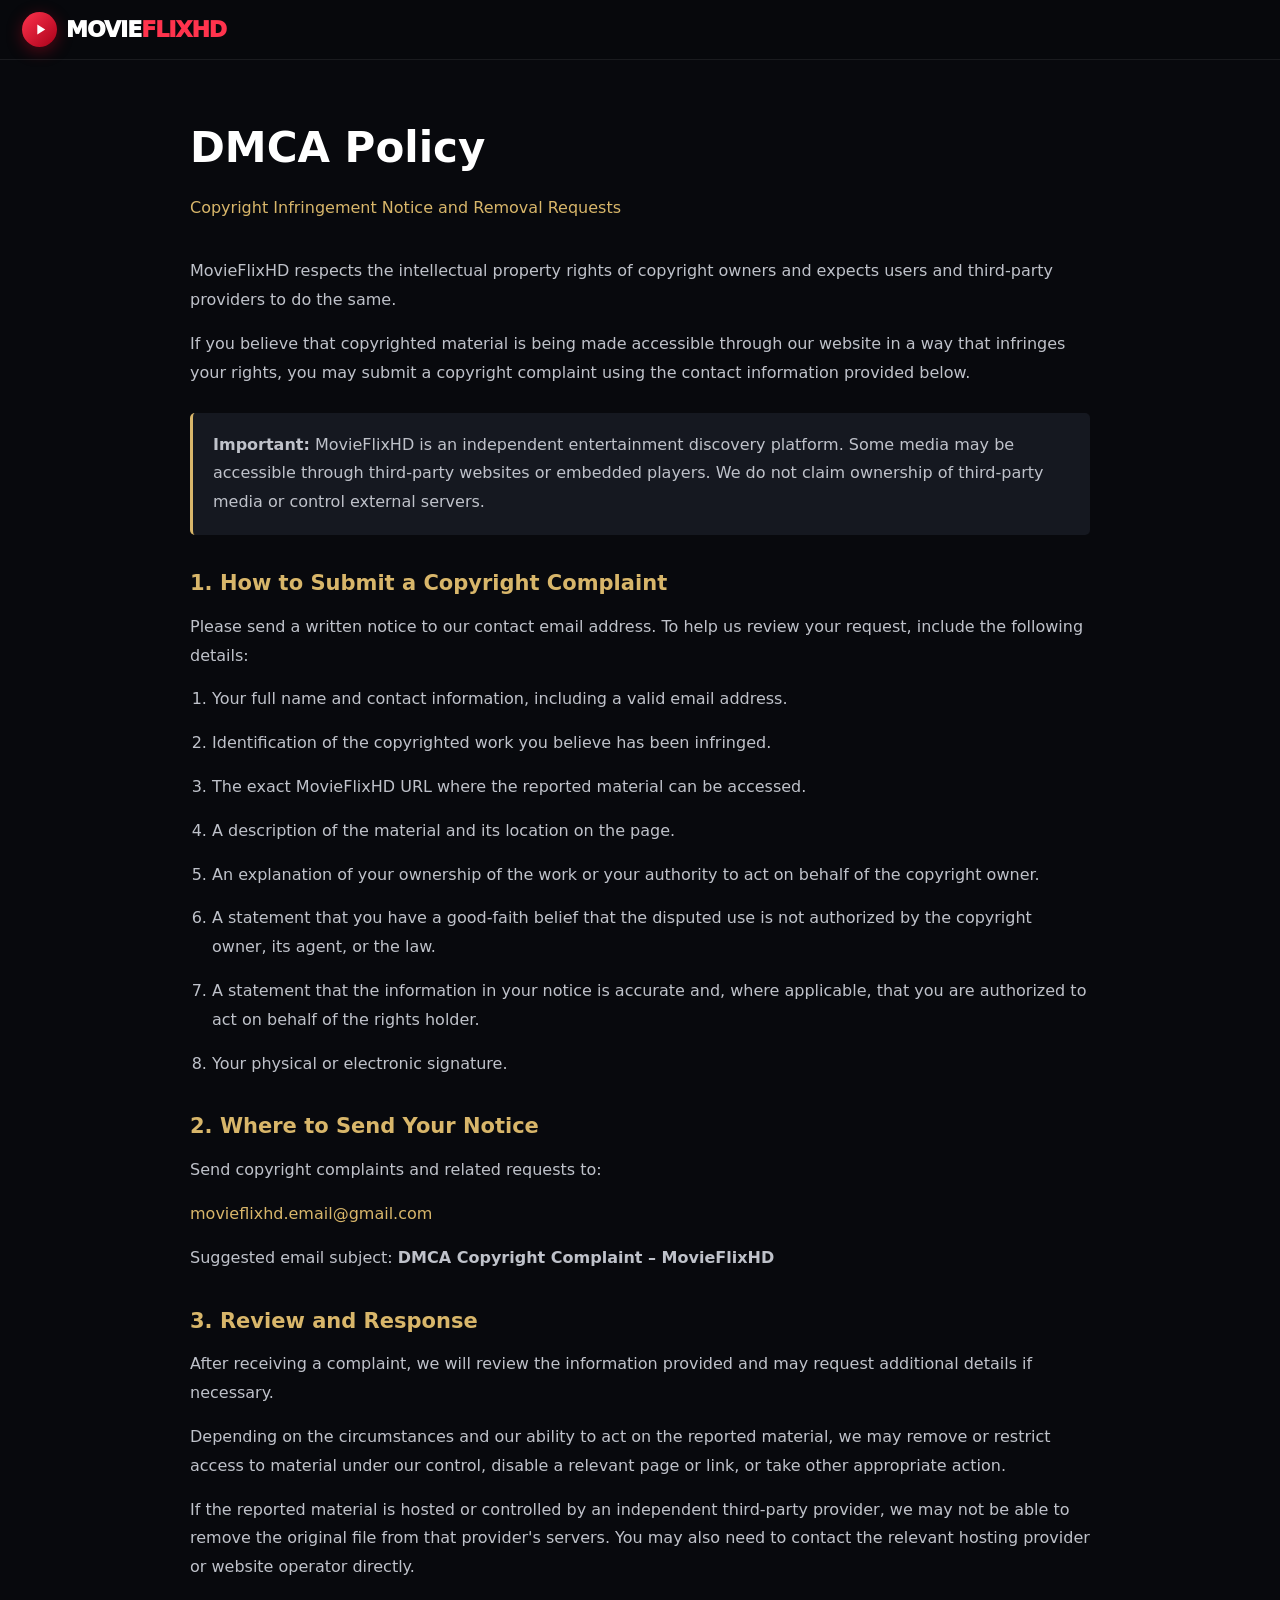
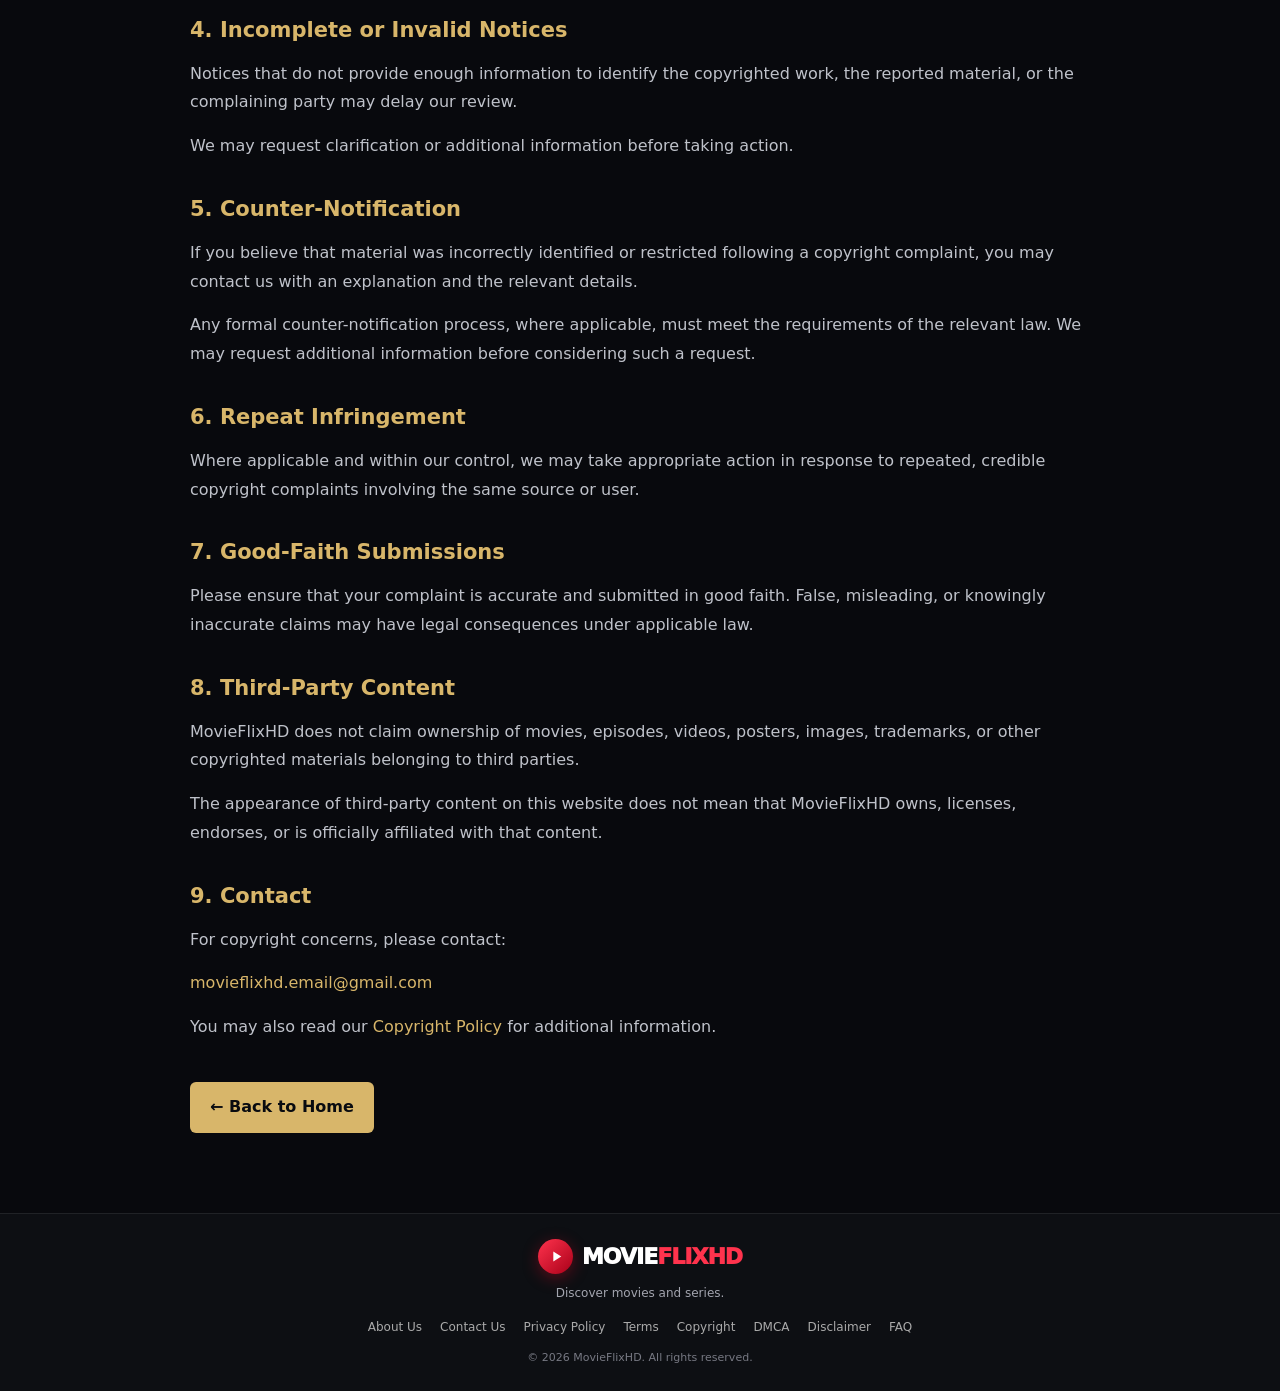
<file: my-website/dmca.html>
<!doctype html>
<html lang="en">
<head>
  <meta charset="utf-8">
  <meta name="viewport" content="width=device-width, initial-scale=1">
  <meta name="theme-color" content="#090b10">
  <meta name="description" content="Learn how to submit a copyright infringement notice concerning material accessible through MovieFlixHD.">
  <meta name="color-scheme" content="dark">

  <title>DMCA Policy | MovieFlixHD</title>

  <link rel="icon" type="image/png" href="/favicon.png">
  <link rel="stylesheet" href="css/home.css">

  <style>
    .legal-page {
      width: min(900px, calc(100% - 40px));
      margin: 50px auto 80px;
      color: #e8e8e8;
      line-height: 1.8;
    }

    .legal-page h1 {
      color: #fff;
      font-size: clamp(30px, 5vw, 42px);
      margin-bottom: 8px;
    }

    .legal-page .page-subtitle {
      color: #d8b66a;
      margin-bottom: 35px;
    }

    .legal-page h2 {
      color: #d8b66a;
      font-size: 21px;
      margin: 30px 0 10px;
    }

    .legal-page p,
    .legal-page li {
      color: #bfc2ca;
      margin-bottom: 15px;
    }

    .legal-page ul,
    .legal-page ol {
      padding-left: 22px;
    }

    .legal-page a:not(.back-home) {
      color: #d8b66a;
      text-decoration: none;
      overflow-wrap: anywhere;
    }

    .legal-page a:not(.back-home):hover {
      text-decoration: underline;
    }

    .back-home {
      display: inline-block;
      margin-top: 25px;
      padding: 11px 20px;
      border-radius: 6px;
      background: #d8b66a;
      color: #090b10;
      font-weight: 700;
      text-decoration: none;
    }

    .notice-box {
      padding: 18px 20px;
      margin: 25px 0;
      border-left: 3px solid #d8b66a;
      background: #151820;
      border-radius: 5px;
    }

    .notice-box p {
      margin-bottom: 0;
    }

    @media (max-width: 600px) {
      .legal-page {
        width: calc(100% - 30px);
        margin-top: 30px;
      }
    }
  </style>
</head>

<body>

<header class="header">
  <div class="header-inner">
    <a class="logo" href="./" aria-label="MovieFlixHD Home">
      <span class="logo-play" aria-hidden="true">
        <svg viewBox="0 0 24 24" focusable="false">
          <path d="M8 5.8v12.4L18 12 8 5.8Z" fill="currentColor"/>
        </svg>
      </span>
      <span class="logo-text">MOVIE<span>FLIXHD</span></span>
    </a>
  </div>
</header>

<main class="legal-page">

  <h1>DMCA Policy</h1>
  <p class="page-subtitle">Copyright Infringement Notice and Removal Requests</p>

  <p>
    MovieFlixHD respects the intellectual property rights of
    copyright owners and expects users and third-party providers
    to do the same.
  </p>

  <p>
    If you believe that copyrighted material is being made
    accessible through our website in a way that infringes
    your rights, you may submit a copyright complaint using
    the contact information provided below.
  </p>

  <div class="notice-box">
    <p>
      <strong>Important:</strong> MovieFlixHD is an independent
      entertainment discovery platform. Some media may be
      accessible through third-party websites or embedded
      players. We do not claim ownership of third-party media
      or control external servers.
    </p>
  </div>

  <h2>1. How to Submit a Copyright Complaint</h2>

  <p>
    Please send a written notice to our contact email address.
    To help us review your request, include the following details:
  </p>

  <ol>
    <li>Your full name and contact information, including a valid email address.</li>
    <li>Identification of the copyrighted work you believe has been infringed.</li>
    <li>The exact MovieFlixHD URL where the reported material can be accessed.</li>
    <li>A description of the material and its location on the page.</li>
    <li>An explanation of your ownership of the work or your authority to act on behalf of the copyright owner.</li>
    <li>A statement that you have a good-faith belief that the disputed use is not authorized by the copyright owner, its agent, or the law.</li>
    <li>A statement that the information in your notice is accurate and, where applicable, that you are authorized to act on behalf of the rights holder.</li>
    <li>Your physical or electronic signature.</li>
  </ol>

  <h2>2. Where to Send Your Notice</h2>

  <p>
    Send copyright complaints and related requests to:
  </p>

  <p>
    <a href="mailto:movieflixhd.email@gmail.com">
      movieflixhd.email@gmail.com
    </a>
  </p>

  <p>
    Suggested email subject:
    <strong>DMCA Copyright Complaint – MovieFlixHD</strong>
  </p>

  <h2>3. Review and Response</h2>

  <p>
    After receiving a complaint, we will review the information
    provided and may request additional details if necessary.
  </p>

  <p>
    Depending on the circumstances and our ability to act on
    the reported material, we may remove or restrict access to
    material under our control, disable a relevant page or link,
    or take other appropriate action.
  </p>

  <p>
    If the reported material is hosted or controlled by an
    independent third-party provider, we may not be able to
    remove the original file from that provider's servers.
    You may also need to contact the relevant hosting provider
    or website operator directly.
  </p>

  <h2>4. Incomplete or Invalid Notices</h2>

  <p>
    Notices that do not provide enough information to identify
    the copyrighted work, the reported material, or the
    complaining party may delay our review.
  </p>

  <p>
    We may request clarification or additional information
    before taking action.
  </p>

  <h2>5. Counter-Notification</h2>

  <p>
    If you believe that material was incorrectly identified
    or restricted following a copyright complaint, you may
    contact us with an explanation and the relevant details.
  </p>

  <p>
    Any formal counter-notification process, where applicable,
    must meet the requirements of the relevant law. We may
    request additional information before considering such
    a request.
  </p>

  <h2>6. Repeat Infringement</h2>

  <p>
    Where applicable and within our control, we may take
    appropriate action in response to repeated, credible
    copyright complaints involving the same source or user.
  </p>

  <h2>7. Good-Faith Submissions</h2>

  <p>
    Please ensure that your complaint is accurate and submitted
    in good faith. False, misleading, or knowingly inaccurate
    claims may have legal consequences under applicable law.
  </p>

  <h2>8. Third-Party Content</h2>

  <p>
    MovieFlixHD does not claim ownership of movies, episodes,
    videos, posters, images, trademarks, or other copyrighted
    materials belonging to third parties.
  </p>

  <p>
    The appearance of third-party content on this website does
    not mean that MovieFlixHD owns, licenses, endorses, or is
    officially affiliated with that content.
  </p>

  <h2>9. Contact</h2>

  <p>
    For copyright concerns, please contact:
  </p>

  <p>
    <a href="mailto:movieflixhd.email@gmail.com">
      movieflixhd.email@gmail.com
    </a>
  </p>

  <p>
    You may also read our
    <a href="copyright.html">Copyright Policy</a>
    for additional information.
  </p>

  <a href="./" class="back-home">← Back to Home</a>

</main>

<footer class="footer">

  <a class="logo footer-logo" href="./" aria-label="MovieFlixHD Home">
    <span class="logo-play" aria-hidden="true">
      <svg viewBox="0 0 24 24" focusable="false">
        <path d="M8 5.8v12.4L18 12 8 5.8Z" fill="currentColor"/>
      </svg>
    </span>
    <span class="logo-text">MOVIE<span>FLIXHD</span></span>
  </a>

  <p>Discover movies and series.</p>

  <nav class="footer-links" aria-label="Footer links">
    <a href="about.html">About Us</a>
    <a href="contact.html">Contact Us</a>
    <a href="privacy.html">Privacy Policy</a>
    <a href="terms.html">Terms</a>
    <a href="copyright.html">Copyright</a>
    <a href="dmca.html">DMCA</a>
    <a href="disclaimer.html">Disclaimer</a>
    <a href="faq.html">FAQ</a>
  </nav>

  <small>© <span id="year">2026</span> MovieFlixHD. All rights reserved.</small>

</footer>

</body>
</html>
</file>
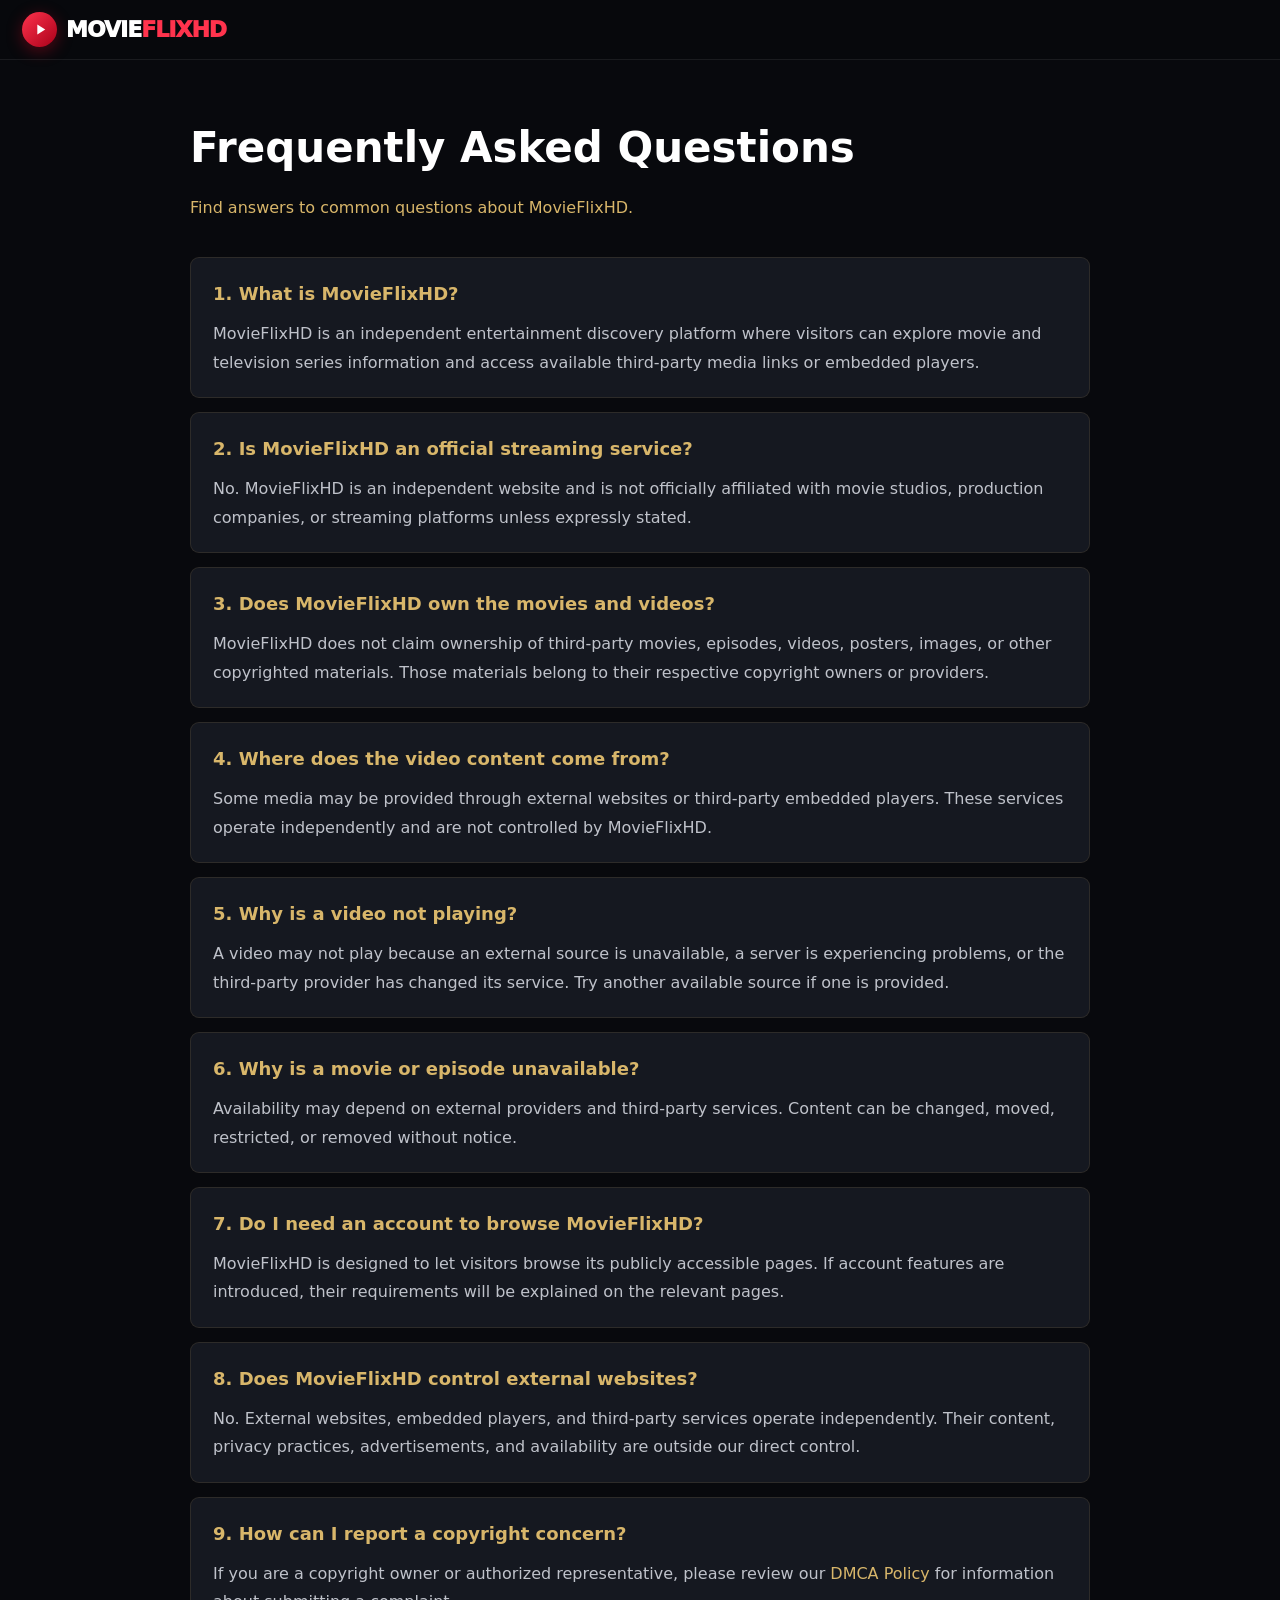
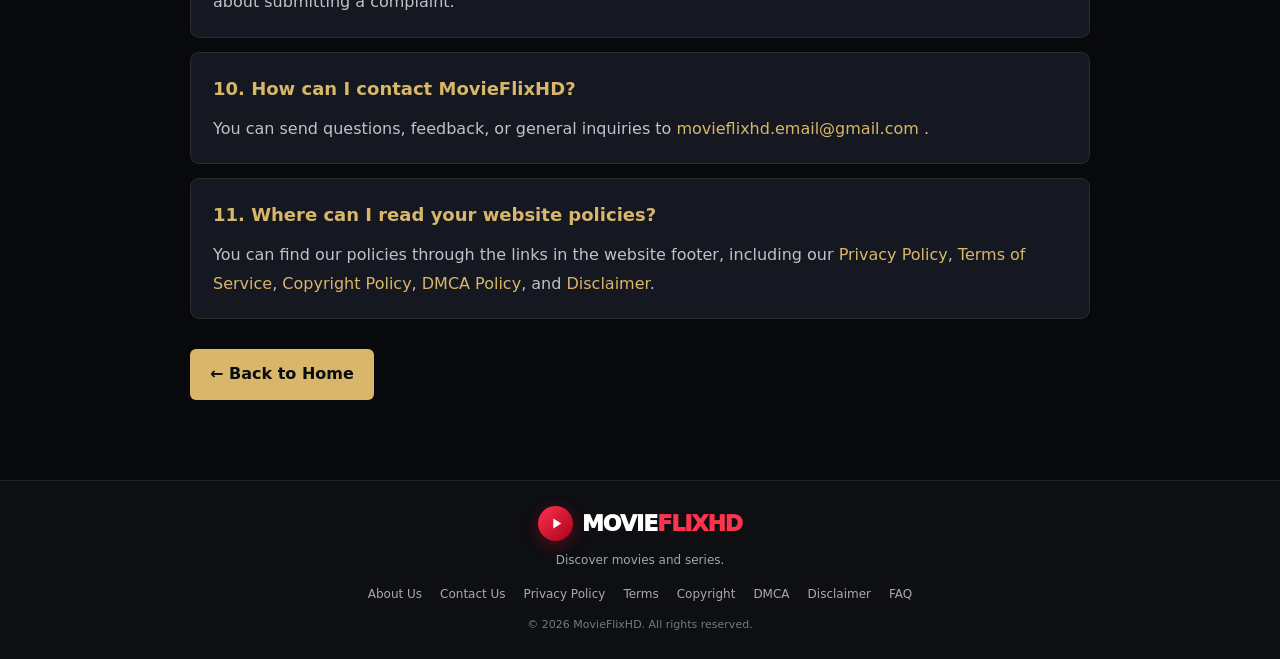
<file: my-website/faq.html>
<!doctype html>
<html lang="en">
<head>
  <meta charset="utf-8">
  <meta name="viewport" content="width=device-width, initial-scale=1">
  <meta name="theme-color" content="#090b10">
  <meta name="description" content="Find answers to frequently asked questions about MovieFlixHD, third-party content, embedded players, and copyright concerns.">
  <meta name="color-scheme" content="dark">

  <title>FAQ | MovieFlixHD</title>

  <link rel="icon" type="image/png" href="/favicon.png">
  <link rel="stylesheet" href="css/home.css">

  <style>
    .legal-page {
      width: min(900px, calc(100% - 40px));
      margin: 50px auto 80px;
      color: #e8e8e8;
      line-height: 1.8;
    }

    .legal-page h1 {
      color: #fff;
      font-size: clamp(30px, 5vw, 42px);
      margin-bottom: 8px;
    }

    .legal-page .page-subtitle {
      color: #d8b66a;
      margin-bottom: 35px;
    }

    .faq-list {
      display: grid;
      gap: 14px;
    }

    .faq-item {
      background: #151820;
      border: 1px solid rgba(216, 182, 106, 0.12);
      border-radius: 9px;
      padding: 20px 22px;
    }

    .faq-item h2 {
      color: #d8b66a;
      font-size: 18px;
      margin: 0 0 9px;
    }

    .faq-item p {
      color: #bfc2ca;
      margin: 0;
    }

    .faq-item a {
      color: #d8b66a;
      text-decoration: none;
      overflow-wrap: anywhere;
    }

    .faq-item a:hover {
      text-decoration: underline;
    }

    .back-home {
      display: inline-block;
      margin-top: 30px;
      padding: 11px 20px;
      border-radius: 6px;
      background: #d8b66a;
      color: #090b10;
      font-weight: 700;
      text-decoration: none;
    }

    @media (max-width: 600px) {
      .legal-page {
        width: calc(100% - 30px);
        margin-top: 30px;
      }

      .faq-item {
        padding: 17px;
      }
    }
  </style>
</head>

<body>

<header class="header">
  <div class="header-inner">
    <a class="logo" href="./" aria-label="MovieFlixHD Home">
      <span class="logo-play" aria-hidden="true">
        <svg viewBox="0 0 24 24" focusable="false">
          <path d="M8 5.8v12.4L18 12 8 5.8Z" fill="currentColor"/>
        </svg>
      </span>
      <span class="logo-text">MOVIE<span>FLIXHD</span></span>
    </a>
  </div>
</header>

<main class="legal-page">

  <h1>Frequently Asked Questions</h1>
  <p class="page-subtitle">Find answers to common questions about MovieFlixHD.</p>

  <div class="faq-list">

    <section class="faq-item">
      <h2>1. What is MovieFlixHD?</h2>
      <p>
        MovieFlixHD is an independent entertainment discovery
        platform where visitors can explore movie and television
        series information and access available third-party media
        links or embedded players.
      </p>
    </section>

    <section class="faq-item">
      <h2>2. Is MovieFlixHD an official streaming service?</h2>
      <p>
        No. MovieFlixHD is an independent website and is not
        officially affiliated with movie studios, production
        companies, or streaming platforms unless expressly stated.
      </p>
    </section>

    <section class="faq-item">
      <h2>3. Does MovieFlixHD own the movies and videos?</h2>
      <p>
        MovieFlixHD does not claim ownership of third-party movies,
        episodes, videos, posters, images, or other copyrighted
        materials. Those materials belong to their respective
        copyright owners or providers.
      </p>
    </section>

    <section class="faq-item">
      <h2>4. Where does the video content come from?</h2>
      <p>
        Some media may be provided through external websites
        or third-party embedded players. These services operate
        independently and are not controlled by MovieFlixHD.
      </p>
    </section>

    <section class="faq-item">
      <h2>5. Why is a video not playing?</h2>
      <p>
        A video may not play because an external source is
        unavailable, a server is experiencing problems, or
        the third-party provider has changed its service.
        Try another available source if one is provided.
      </p>
    </section>

    <section class="faq-item">
      <h2>6. Why is a movie or episode unavailable?</h2>
      <p>
        Availability may depend on external providers and
        third-party services. Content can be changed, moved,
        restricted, or removed without notice.
      </p>
    </section>

    <section class="faq-item">
      <h2>7. Do I need an account to browse MovieFlixHD?</h2>
      <p>
        MovieFlixHD is designed to let visitors browse its
        publicly accessible pages. If account features are
        introduced, their requirements will be explained
        on the relevant pages.
      </p>
    </section>

    <section class="faq-item">
      <h2>8. Does MovieFlixHD control external websites?</h2>
      <p>
        No. External websites, embedded players, and third-party
        services operate independently. Their content, privacy
        practices, advertisements, and availability are outside
        our direct control.
      </p>
    </section>

    <section class="faq-item">
      <h2>9. How can I report a copyright concern?</h2>
      <p>
        If you are a copyright owner or authorized representative,
        please review our
        <a href="dmca.html">DMCA Policy</a>
        for information about submitting a complaint.
      </p>
    </section>

    <section class="faq-item">
      <h2>10. How can I contact MovieFlixHD?</h2>
      <p>
        You can send questions, feedback, or general inquiries
        to
        <a href="mailto:movieflixhd.email@gmail.com">
          movieflixhd.email@gmail.com
        </a>.
      </p>
    </section>

    <section class="faq-item">
      <h2>11. Where can I read your website policies?</h2>
      <p>
        You can find our policies through the links in the
        website footer, including our
        <a href="privacy.html">Privacy Policy</a>,
        <a href="terms.html">Terms of Service</a>,
        <a href="copyright.html">Copyright Policy</a>,
        <a href="dmca.html">DMCA Policy</a>, and
        <a href="disclaimer.html">Disclaimer</a>.
      </p>
    </section>

  </div>

  <a href="./" class="back-home">← Back to Home</a>

</main>

<footer class="footer">

  <a class="logo footer-logo" href="./" aria-label="MovieFlixHD Home">
    <span class="logo-play" aria-hidden="true">
      <svg viewBox="0 0 24 24" focusable="false">
        <path d="M8 5.8v12.4L18 12 8 5.8Z" fill="currentColor"/>
      </svg>
    </span>
    <span class="logo-text">MOVIE<span>FLIXHD</span></span>
  </a>

  <p>Discover movies and series.</p>

  <nav class="footer-links" aria-label="Footer links">
    <a href="about.html">About Us</a>
    <a href="contact.html">Contact Us</a>
    <a href="privacy.html">Privacy Policy</a>
    <a href="terms.html">Terms</a>
    <a href="copyright.html">Copyright</a>
    <a href="dmca.html">DMCA</a>
    <a href="disclaimer.html">Disclaimer</a>
    <a href="faq.html">FAQ</a>
  </nav>

  <small>© <span id="year">2026</span> MovieFlixHD. All rights reserved.</small>

</footer>

</body>
</html>
</file>
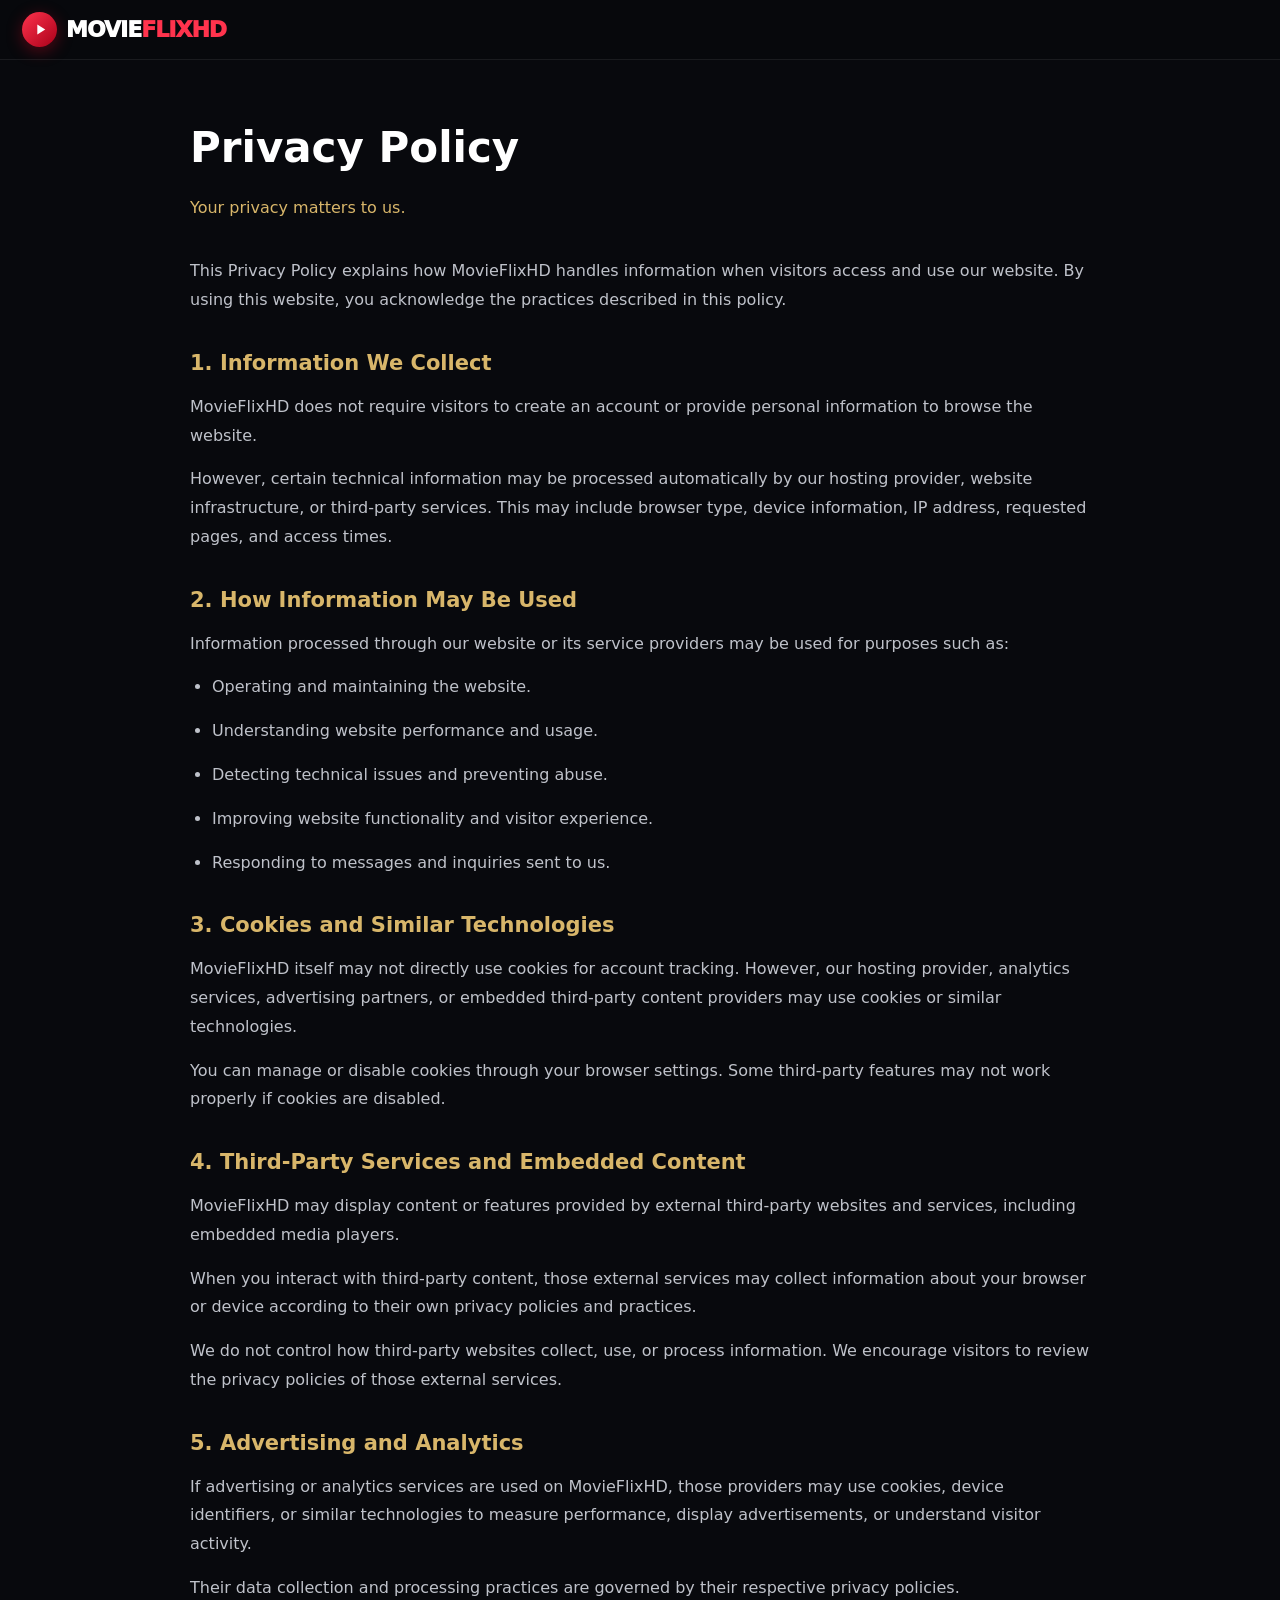
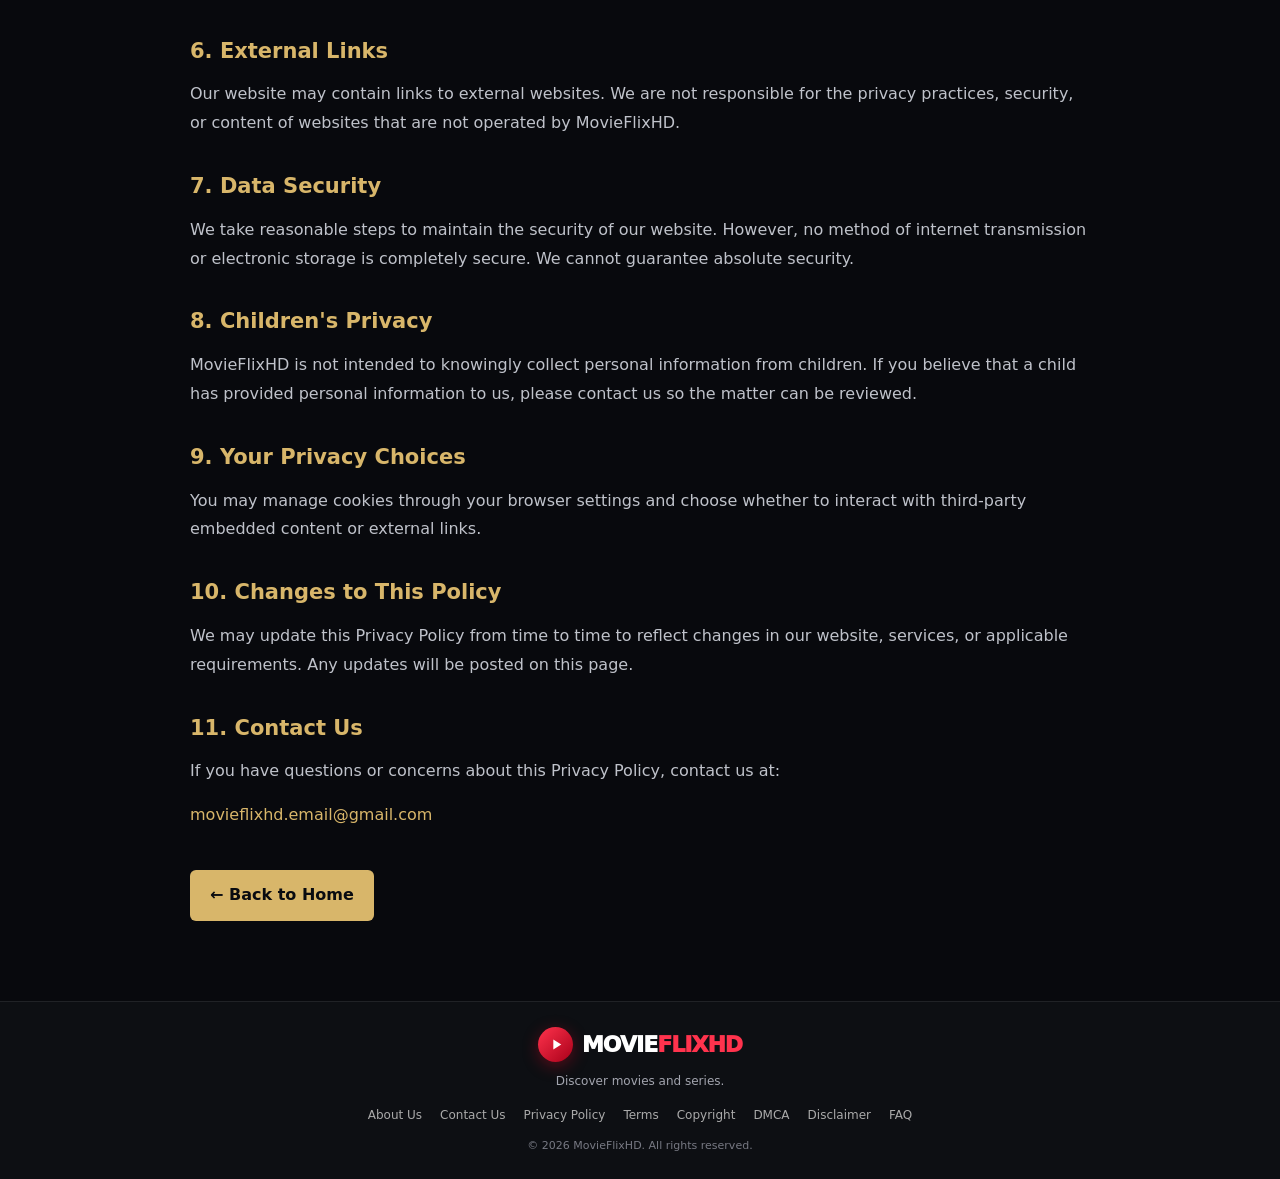
<file: my-website/privacy.html>
<!doctype html>
<html lang="en">
<head>
  <meta charset="utf-8">
  <meta name="viewport" content="width=device-width, initial-scale=1">
  <meta name="theme-color" content="#090b10">
  <meta name="description" content="Read the MovieFlixHD Privacy Policy to learn about visitor information, cookies, and third-party services.">
  <meta name="color-scheme" content="dark">

  <title>Privacy Policy | MovieFlixHD</title>

  <link rel="icon" type="image/png" href="/favicon.png">
  <link rel="stylesheet" href="css/home.css">

  <style>
    .legal-page {
      width: min(900px, calc(100% - 40px));
      margin: 50px auto 80px;
      color: #e8e8e8;
      line-height: 1.8;
    }

    .legal-page h1 {
      color: #fff;
      font-size: clamp(30px, 5vw, 42px);
      margin-bottom: 8px;
    }

    .legal-page .page-subtitle {
      color: #d8b66a;
      margin-bottom: 35px;
    }

    .legal-page h2 {
      color: #d8b66a;
      font-size: 21px;
      margin: 30px 0 10px;
    }

    .legal-page p,
    .legal-page li {
      color: #bfc2ca;
      margin-bottom: 15px;
    }

    .legal-page ul {
      padding-left: 22px;
    }

    .legal-page a:not(.back-home) {
      color: #d8b66a;
      text-decoration: none;
      overflow-wrap: anywhere;
    }

    .legal-page a:not(.back-home):hover {
      text-decoration: underline;
    }

    .back-home {
      display: inline-block;
      margin-top: 25px;
      padding: 11px 20px;
      border-radius: 6px;
      background: #d8b66a;
      color: #090b10;
      font-weight: 700;
      text-decoration: none;
    }

    @media (max-width: 600px) {
      .legal-page {
        width: calc(100% - 30px);
        margin-top: 30px;
      }
    }
  </style>
</head>

<body>

<!-- HEADER -->
<header class="header">
  <div class="header-inner">
    <a class="logo" href="./" aria-label="MovieFlixHD Home">
      <span class="logo-play" aria-hidden="true">
        <svg viewBox="0 0 24 24" focusable="false">
          <path d="M8 5.8v12.4L18 12 8 5.8Z" fill="currentColor"/>
        </svg>
      </span>
      <span class="logo-text">MOVIE<span>FLIXHD</span></span>
    </a>
  </div>
</header>

<!-- PRIVACY POLICY -->
<main class="legal-page">

  <h1>Privacy Policy</h1>
  <p class="page-subtitle">Your privacy matters to us.</p>

  <p>
    This Privacy Policy explains how MovieFlixHD handles information
    when visitors access and use our website. By using this website,
    you acknowledge the practices described in this policy.
  </p>

  <h2>1. Information We Collect</h2>

  <p>
    MovieFlixHD does not require visitors to create an account or
    provide personal information to browse the website.
  </p>

  <p>
    However, certain technical information may be processed
    automatically by our hosting provider, website infrastructure,
    or third-party services. This may include browser type,
    device information, IP address, requested pages, and access times.
  </p>

  <h2>2. How Information May Be Used</h2>

  <p>
    Information processed through our website or its service providers
    may be used for purposes such as:
  </p>

  <ul>
    <li>Operating and maintaining the website.</li>
    <li>Understanding website performance and usage.</li>
    <li>Detecting technical issues and preventing abuse.</li>
    <li>Improving website functionality and visitor experience.</li>
    <li>Responding to messages and inquiries sent to us.</li>
  </ul>

  <h2>3. Cookies and Similar Technologies</h2>

  <p>
    MovieFlixHD itself may not directly use cookies for account
    tracking. However, our hosting provider, analytics services,
    advertising partners, or embedded third-party content providers
    may use cookies or similar technologies.
  </p>

  <p>
    You can manage or disable cookies through your browser settings.
    Some third-party features may not work properly if cookies
    are disabled.
  </p>

  <h2>4. Third-Party Services and Embedded Content</h2>

  <p>
    MovieFlixHD may display content or features provided by external
    third-party websites and services, including embedded media players.
  </p>

  <p>
    When you interact with third-party content, those external services
    may collect information about your browser or device according to
    their own privacy policies and practices.
  </p>

  <p>
    We do not control how third-party websites collect, use, or process
    information. We encourage visitors to review the privacy policies
    of those external services.
  </p>

  <h2>5. Advertising and Analytics</h2>

  <p>
    If advertising or analytics services are used on MovieFlixHD,
    those providers may use cookies, device identifiers, or similar
    technologies to measure performance, display advertisements,
    or understand visitor activity.
  </p>

  <p>
    Their data collection and processing practices are governed by
    their respective privacy policies.
  </p>

  <h2>6. External Links</h2>

  <p>
    Our website may contain links to external websites. We are not
    responsible for the privacy practices, security, or content of
    websites that are not operated by MovieFlixHD.
  </p>

  <h2>7. Data Security</h2>

  <p>
    We take reasonable steps to maintain the security of our website.
    However, no method of internet transmission or electronic storage
    is completely secure. We cannot guarantee absolute security.
  </p>

  <h2>8. Children's Privacy</h2>

  <p>
    MovieFlixHD is not intended to knowingly collect personal
    information from children. If you believe that a child has
    provided personal information to us, please contact us so
    the matter can be reviewed.
  </p>

  <h2>9. Your Privacy Choices</h2>

  <p>
    You may manage cookies through your browser settings and choose
    whether to interact with third-party embedded content or
    external links.
  </p>

  <h2>10. Changes to This Policy</h2>

  <p>
    We may update this Privacy Policy from time to time to reflect
    changes in our website, services, or applicable requirements.
    Any updates will be posted on this page.
  </p>

  <h2>11. Contact Us</h2>

  <p>
    If you have questions or concerns about this Privacy Policy,
    contact us at:
  </p>

  <p>
    <a href="mailto:movieflixhd.email@gmail.com">
      movieflixhd.email@gmail.com
    </a>
  </p>

  <a href="./" class="back-home">← Back to Home</a>

</main>

<!-- FOOTER -->
<footer class="footer">

  <a class="logo footer-logo" href="./" aria-label="MovieFlixHD Home">
    <span class="logo-play" aria-hidden="true">
      <svg viewBox="0 0 24 24" focusable="false">
        <path d="M8 5.8v12.4L18 12 8 5.8Z" fill="currentColor"/>
      </svg>
    </span>
    <span class="logo-text">MOVIE<span>FLIXHD</span></span>
  </a>

  <p>Discover movies and series.</p>

  <nav class="footer-links" aria-label="Footer links">
    <a href="about.html">About Us</a>
    <a href="contact.html">Contact Us</a>
    <a href="privacy.html">Privacy Policy</a>
    <a href="terms.html">Terms</a>
    <a href="copyright.html">Copyright</a>
    <a href="dmca.html">DMCA</a>
    <a href="disclaimer.html">Disclaimer</a>
    <a href="faq.html">FAQ</a>
  </nav>

  <small>© <span id="year">2026</span> MovieFlixHD. All rights reserved.</small>

</footer>

</body>
</html>
</file>
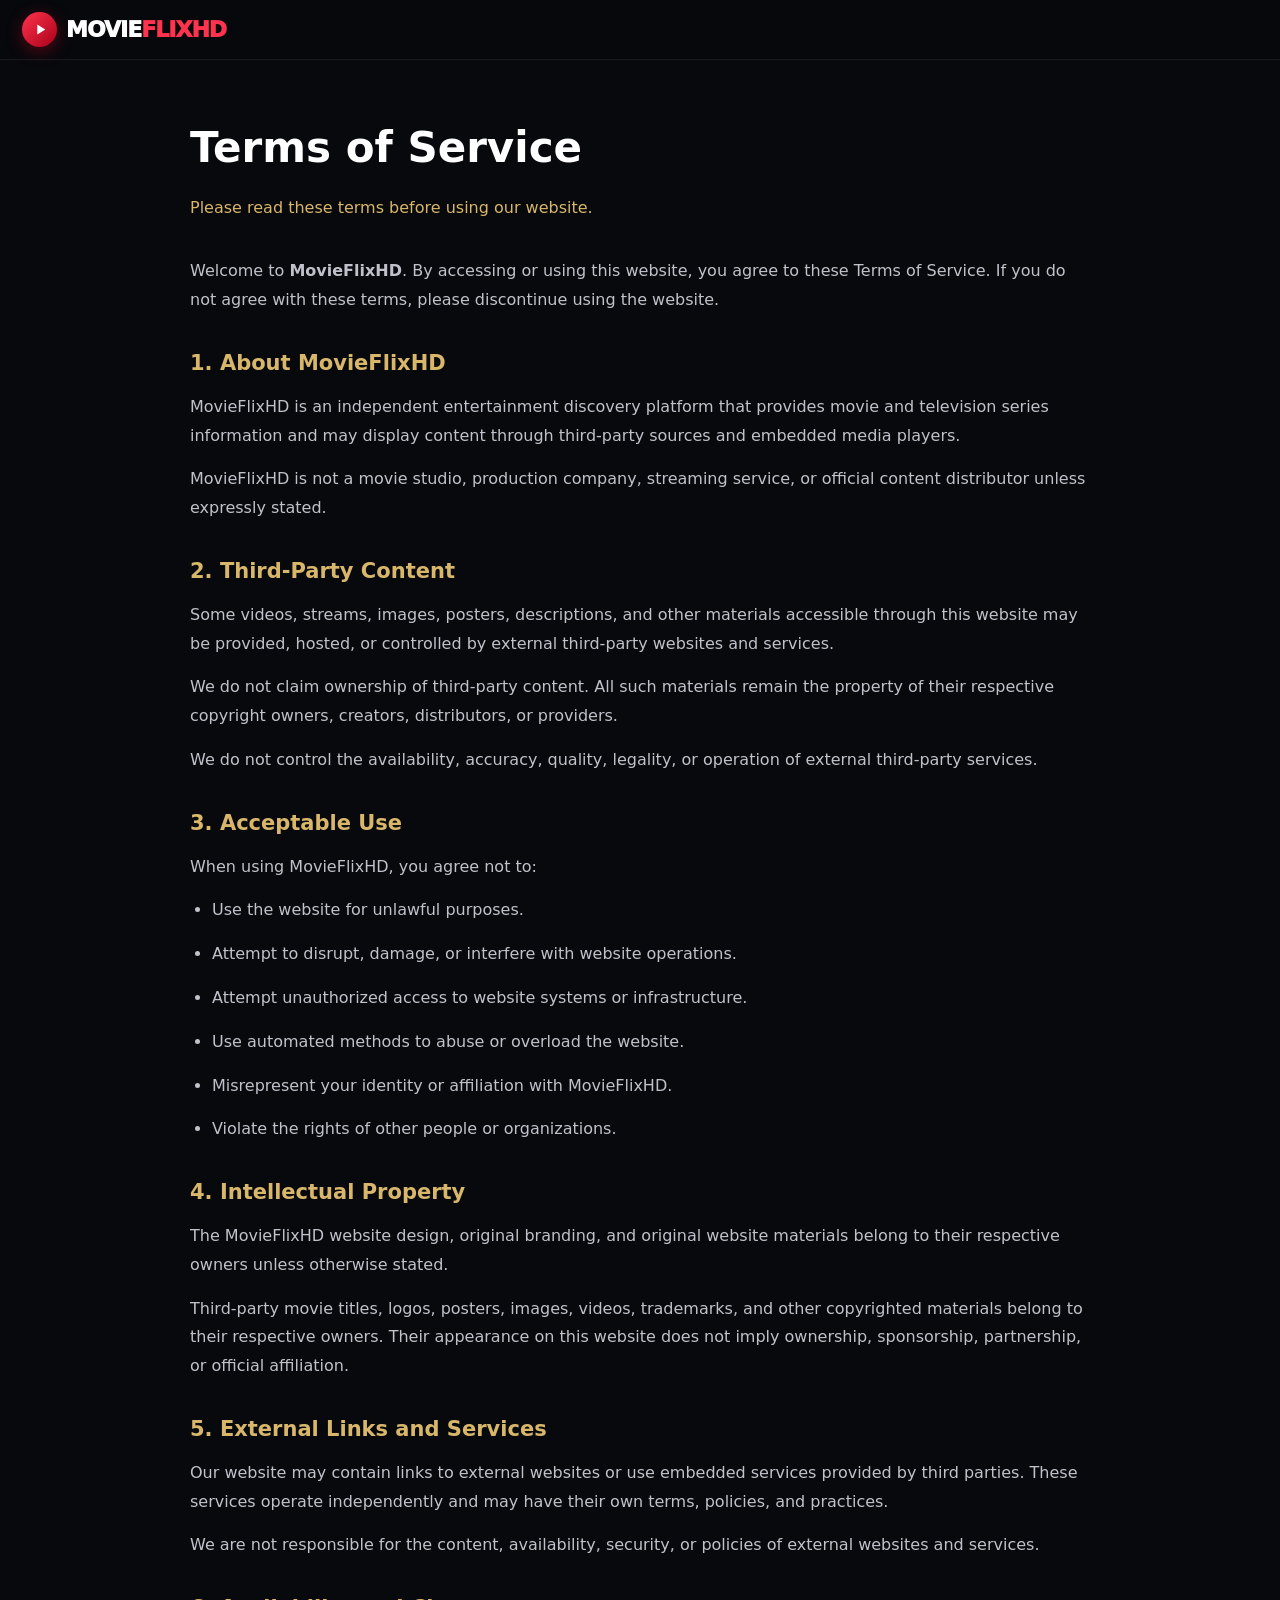
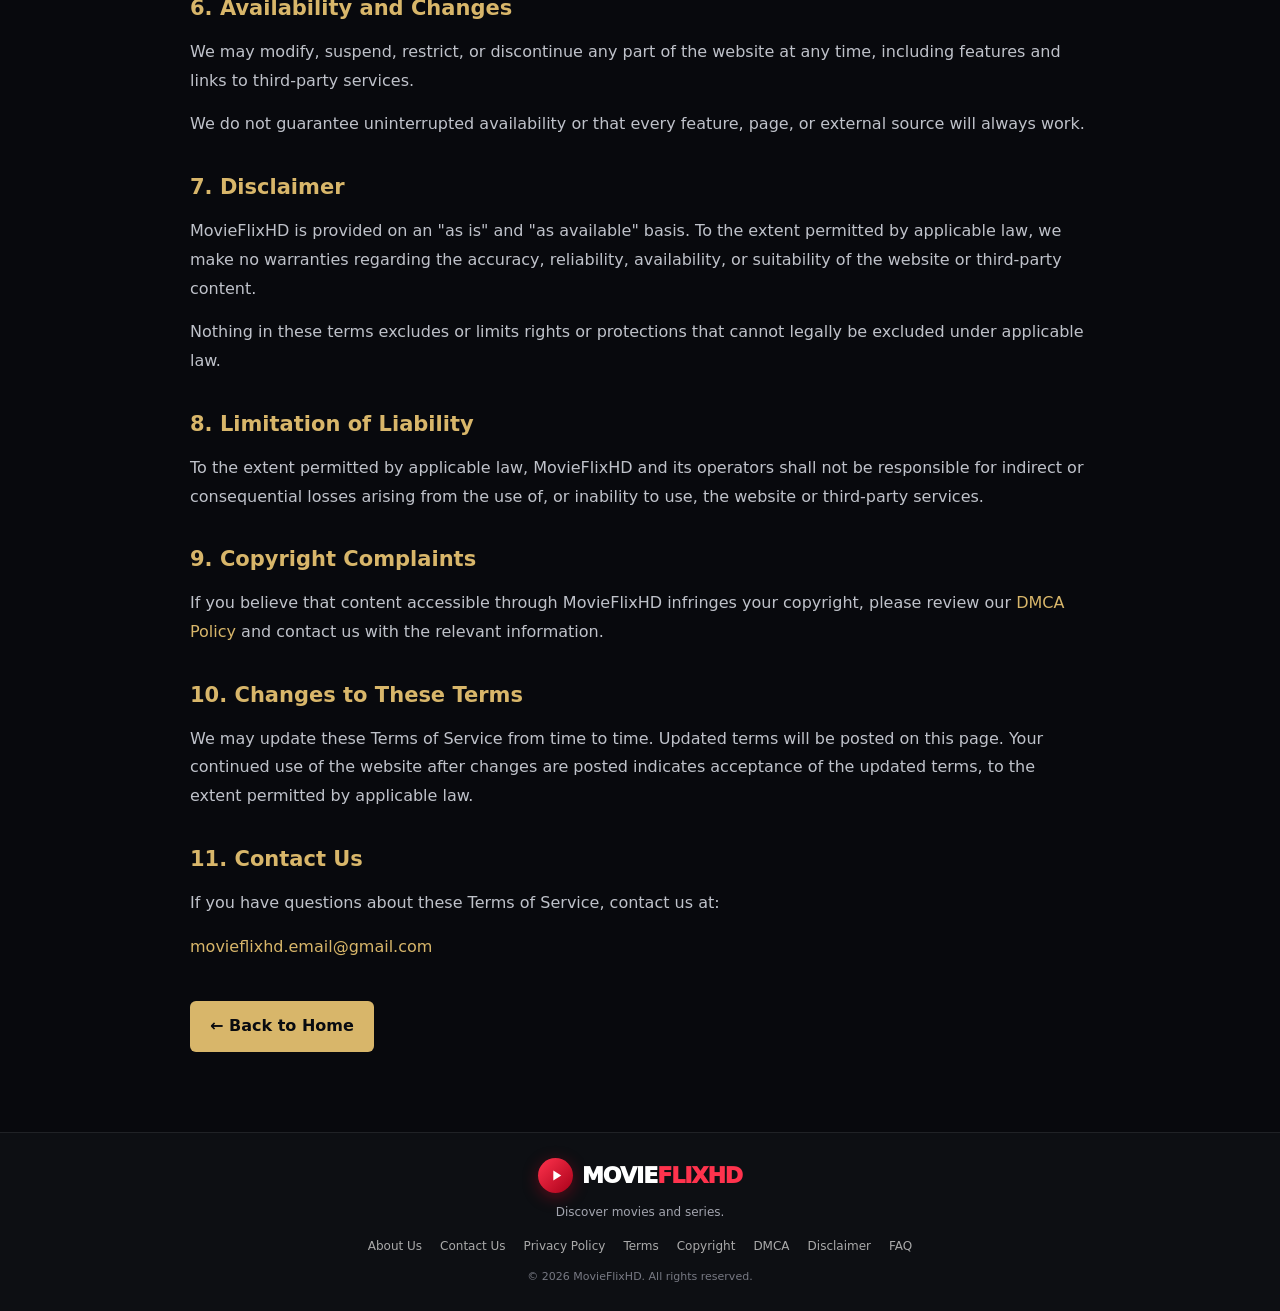
<file: my-website/terms.html>
<!doctype html>
<html lang="en">
<head>
  <meta charset="utf-8">
  <meta name="viewport" content="width=device-width, initial-scale=1">
  <meta name="theme-color" content="#090b10">
  <meta name="description" content="Read the MovieFlixHD Terms of Service and the conditions for using our independent entertainment discovery platform.">
  <meta name="color-scheme" content="dark">

  <title>Terms of Service | MovieFlixHD</title>

  <link rel="icon" type="image/png" href="/favicon.png">
  <link rel="stylesheet" href="css/home.css">

  <style>
    .legal-page {
      width: min(900px, calc(100% - 40px));
      margin: 50px auto 80px;
      color: #e8e8e8;
      line-height: 1.8;
    }

    .legal-page h1 {
      color: #fff;
      font-size: clamp(30px, 5vw, 42px);
      margin-bottom: 8px;
    }

    .legal-page .page-subtitle {
      color: #d8b66a;
      margin-bottom: 35px;
    }

    .legal-page h2 {
      color: #d8b66a;
      font-size: 21px;
      margin: 30px 0 10px;
    }

    .legal-page p,
    .legal-page li {
      color: #bfc2ca;
      margin-bottom: 15px;
    }

    .legal-page ul {
      padding-left: 22px;
    }

    .legal-page a:not(.back-home) {
      color: #d8b66a;
      text-decoration: none;
      overflow-wrap: anywhere;
    }

    .legal-page a:not(.back-home):hover {
      text-decoration: underline;
    }

    .back-home {
      display: inline-block;
      margin-top: 25px;
      padding: 11px 20px;
      border-radius: 6px;
      background: #d8b66a;
      color: #090b10;
      font-weight: 700;
      text-decoration: none;
    }

    @media (max-width: 600px) {
      .legal-page {
        width: calc(100% - 30px);
        margin-top: 30px;
      }
    }
  </style>
</head>

<body>

<!-- HEADER: SAME AS HOMEPAGE -->
<header class="header">
  <div class="header-inner">

    <a class="logo" href="./" aria-label="MovieFlixHD Home">
      <span class="logo-play" aria-hidden="true">
        <svg viewBox="0 0 24 24" focusable="false">
          <path d="M8 5.8v12.4L18 12 8 5.8Z" fill="currentColor"/>
        </svg>
      </span>

      <span class="logo-text">MOVIE<span>FLIXHD</span></span>
    </a>

  </div>
</header>

<!-- TERMS OF SERVICE -->
<main class="legal-page">

  <h1>Terms of Service</h1>
  <p class="page-subtitle">Please read these terms before using our website.</p>

  <p>
    Welcome to <strong>MovieFlixHD</strong>. By accessing or using
    this website, you agree to these Terms of Service. If you do not
    agree with these terms, please discontinue using the website.
  </p>

  <h2>1. About MovieFlixHD</h2>

  <p>
    MovieFlixHD is an independent entertainment discovery platform
    that provides movie and television series information and may
    display content through third-party sources and embedded media
    players.
  </p>

  <p>
    MovieFlixHD is not a movie studio, production company, streaming
    service, or official content distributor unless expressly stated.
  </p>

  <h2>2. Third-Party Content</h2>

  <p>
    Some videos, streams, images, posters, descriptions, and other
    materials accessible through this website may be provided,
    hosted, or controlled by external third-party websites and services.
  </p>

  <p>
    We do not claim ownership of third-party content. All such
    materials remain the property of their respective copyright
    owners, creators, distributors, or providers.
  </p>

  <p>
    We do not control the availability, accuracy, quality, legality,
    or operation of external third-party services.
  </p>

  <h2>3. Acceptable Use</h2>

  <p>
    When using MovieFlixHD, you agree not to:
  </p>

  <ul>
    <li>Use the website for unlawful purposes.</li>
    <li>Attempt to disrupt, damage, or interfere with website operations.</li>
    <li>Attempt unauthorized access to website systems or infrastructure.</li>
    <li>Use automated methods to abuse or overload the website.</li>
    <li>Misrepresent your identity or affiliation with MovieFlixHD.</li>
    <li>Violate the rights of other people or organizations.</li>
  </ul>

  <h2>4. Intellectual Property</h2>

  <p>
    The MovieFlixHD website design, original branding, and original
    website materials belong to their respective owners unless
    otherwise stated.
  </p>

  <p>
    Third-party movie titles, logos, posters, images, videos,
    trademarks, and other copyrighted materials belong to their
    respective owners. Their appearance on this website does not
    imply ownership, sponsorship, partnership, or official affiliation.
  </p>

  <h2>5. External Links and Services</h2>

  <p>
    Our website may contain links to external websites or use
    embedded services provided by third parties. These services
    operate independently and may have their own terms, policies,
    and practices.
  </p>

  <p>
    We are not responsible for the content, availability, security,
    or policies of external websites and services.
  </p>

  <h2>6. Availability and Changes</h2>

  <p>
    We may modify, suspend, restrict, or discontinue any part of
    the website at any time, including features and links to
    third-party services.
  </p>

  <p>
    We do not guarantee uninterrupted availability or that every
    feature, page, or external source will always work.
  </p>

  <h2>7. Disclaimer</h2>

  <p>
    MovieFlixHD is provided on an "as is" and "as available" basis.
    To the extent permitted by applicable law, we make no warranties
    regarding the accuracy, reliability, availability, or suitability
    of the website or third-party content.
  </p>

  <p>
    Nothing in these terms excludes or limits rights or protections
    that cannot legally be excluded under applicable law.
  </p>

  <h2>8. Limitation of Liability</h2>

  <p>
    To the extent permitted by applicable law, MovieFlixHD and its
    operators shall not be responsible for indirect or consequential
    losses arising from the use of, or inability to use, the website
    or third-party services.
  </p>

  <h2>9. Copyright Complaints</h2>

  <p>
    If you believe that content accessible through MovieFlixHD
    infringes your copyright, please review our
    <a href="dmca.html">DMCA Policy</a> and contact us with
    the relevant information.
  </p>

  <h2>10. Changes to These Terms</h2>

  <p>
    We may update these Terms of Service from time to time.
    Updated terms will be posted on this page. Your continued
    use of the website after changes are posted indicates
    acceptance of the updated terms, to the extent permitted
    by applicable law.
  </p>

  <h2>11. Contact Us</h2>

  <p>
    If you have questions about these Terms of Service,
    contact us at:
  </p>

  <p>
    <a href="mailto:movieflixhd.email@gmail.com">
      movieflixhd.email@gmail.com
    </a>
  </p>

  <a href="./" class="back-home">← Back to Home</a>

</main>

<!-- FOOTER: SAME AS HOMEPAGE -->
<footer class="footer">

  <a class="logo footer-logo" href="./" aria-label="MovieFlixHD Home">
    <span class="logo-play" aria-hidden="true">
      <svg viewBox="0 0 24 24" focusable="false">
        <path d="M8 5.8v12.4L18 12 8 5.8Z" fill="currentColor"/>
      </svg>
    </span>

    <span class="logo-text">MOVIE<span>FLIXHD</span></span>
  </a>

  <p>Discover movies and series.</p>

  <nav class="footer-links" aria-label="Footer links">
    <a href="about.html">About Us</a>
    <a href="contact.html">Contact Us</a>
    <a href="privacy.html">Privacy Policy</a>
    <a href="terms.html">Terms</a>
    <a href="copyright.html">Copyright</a>
    <a href="dmca.html">DMCA</a>
    <a href="disclaimer.html">Disclaimer</a>
    <a href="faq.html">FAQ</a>
  </nav>

  <small>© <span id="year">2026</span> MovieFlixHD. All rights reserved.</small>

</footer>

</body>
</html>
</file>
<file: my-website/css/home.css>
:root {
  --bg: #08090d;
  --bg-secondary: #0e1016;
  --surface: #141720;
  --surface-light: #1c202a;
  --red: #e50924;
  --red-light: #ff334d;
  --red-dark: #a90019;
  --text: #fff;
  --muted: #a3a5af;
  --border: rgba(255,255,255,.08);
  --shadow: 0 12px 35px rgba(0,0,0,.4);
}

* { margin:0; padding:0; box-sizing:border-box; }

html { scroll-behavior:smooth; }

body {
  background:var(--bg);
  color:var(--text);
  font-family:Inter,system-ui,-apple-system,sans-serif;
  overflow-x:hidden;
  line-height:1.5;
  -webkit-font-smoothing:antialiased;
}

[hidden] { display:none !important; }

button { cursor:pointer; font-family:inherit; }

button:focus-visible,
input:focus-visible,
select:focus-visible {
  outline:2px solid var(--red);
  outline-offset:3px;
}

/* HEADER */

.header {
  position:sticky;
  top:0;
  z-index:100;
  padding:12px 22px;
  background:rgba(8,9,13,.96);
  backdrop-filter:blur(18px);
  -webkit-backdrop-filter:blur(18px);
  border-bottom:1px solid var(--border);
}

.header-inner {
  max-width:1400px;
  margin:auto;
  display:flex;
  justify-content:space-between;
  align-items:center;
  gap:18px;
}

.logo {
  display:inline-flex;
  align-items:center;
  gap:9px;
  color:white;
  text-decoration:none;
  flex-shrink:0;
}

.logo-play {
  width:35px;
  height:35px;
  display:flex;
  justify-content:center;
  align-items:center;
  border-radius:50%;
  color:white;
  background:linear-gradient(135deg,var(--red-light),var(--red-dark));
  box-shadow:0 4px 16px rgba(229,9,36,.35);
}

.logo-play svg {
  width:19px;
  height:19px;
  margin-left:2px;
}

.logo-text {
  color:white;
  font-size:22px;
  font-weight:950;
  letter-spacing:-1px;
}

.logo-text span { color:var(--red-light); }

/* SEARCH */

.search-box,
.search-container {
  display:flex;
  align-items:center;
  gap:8px;
  width:min(420px,45%);
  max-width:420px;
  min-width:180px;
  position:relative;
  margin-left:auto;
}

#search-input {
  display:block;
  flex:1;
  width:100%;
  min-width:0;
  height:42px;
  padding:0 17px;
  border-radius:999px;
  border:1px solid rgba(255,255,255,.09);
  outline:none;
  background:rgba(255,255,255,.055);
  color:white;
  font-size:13px;
  transition:.3s ease;
}

#search-input::placeholder { color:#85858d; }

#search-input:focus {
  border-color:var(--red);
  background:rgba(229,9,36,.06);
  box-shadow:0 0 0 3px rgba(229,9,36,.1);
}

#search-btn {
  height:42px;
  min-width:44px;
  display:flex;
  align-items:center;
  justify-content:center;
  border:0;
  border-radius:999px;
  background:linear-gradient(135deg,var(--red-light),var(--red-dark));
  color:white;
  font-size:21px;
}

/* BANNER */

.banner {
  min-height:490px;
  height:560px;
  display:flex;
  align-items:center;
  padding:42px clamp(20px,5vw,75px);
  background-color:#11141a;
  background-size:cover;
  background-position:center 25%;
  position:relative;
  isolation:isolate;
  overflow:hidden;
}

.banner-bg,
.banner-overlay {
  position:absolute;
  inset:0;
  pointer-events:none;
}

.banner-bg {
  z-index:-2;
  background-size:cover;
  background-position:center;
}

.banner-overlay {
  z-index:-1;
  background:
    linear-gradient(90deg,
      rgba(5,6,10,.97) 0%,
      rgba(5,6,10,.83) 32%,
      rgba(5,6,10,.48) 62%,
      rgba(5,6,10,.18) 100%),
    linear-gradient(0deg,
      #08090d 0%,
      rgba(8,9,13,.35) 35%,
      rgba(8,9,13,.12) 100%);
}

.banner-content {
  position:relative;
  z-index:2;
  max-width:650px;
  width:100%;
}

/* FEATURED MOVIE LABEL - HERO ONLY */

#banner .banner-label {
  display:inline-block;
  color:#ff334d;
  font-size:12px;
  font-weight:900;
  letter-spacing:3px;
  margin-bottom:15px;
  text-transform:uppercase;
  text-shadow:
    0 1px 0 #b9001b,
    0 2px 0 #920016,
    0 3px 0 #700011,
    0 4px 0 #52000d,
    0 5px 7px rgba(0,0,0,.8),
    0 0 14px rgba(255,51,77,.55);
}

#banner .banner-label::before,
#banner .banner-label::after {
  content:none !important;
  display:none !important;
}

.banner-content h1 {
  font-size:clamp(32px,5vw,58px);
  font-weight:950;
  line-height:1.08;
  margin-bottom:15px;
  letter-spacing:-1.3px;
  text-shadow:0 4px 25px rgba(0,0,0,.5);
}

.meta-line {
  display:flex;
  align-items:center;
  flex-wrap:wrap;
  gap:10px;
  margin:0 0 15px;
  color:#e4e4e8;
  font-size:12px;
}

.meta-line .rating {
  color:#ffc857;
  font-weight:850;
}

.banner-content p {
  color:#d0d1d7;
  font-size:14px;
  line-height:1.75;
  max-width:540px;
  display:-webkit-box;
  -webkit-line-clamp:3;
  -webkit-box-orient:vertical;
  overflow:hidden;
  text-shadow:0 2px 10px rgba(0,0,0,.55);
}

/* BUTTONS */

.primary-btn {
  margin-top:22px;
  padding:12px 25px;
  border:1px solid rgba(255,255,255,.12);
  border-radius:7px;
  background:linear-gradient(120deg,#ff334d,#c90020 65%,#8e0018);
  color:white;
  font-size:13px;
  font-weight:850;
  box-shadow:0 7px 25px rgba(229,9,36,.3);
  transition:.3s ease;
}

.primary-btn:hover {
  transform:translateY(-3px);
  box-shadow:0 10px 32px rgba(229,9,36,.48);
}

#banner-play {
  display:inline-flex !important;
  align-items:center;
  justify-content:center;
  gap:9px;
  min-width:145px;
  min-height:46px;
  padding:13px 27px !important;
  border:none !important;
  border-radius:7px !important;
  background:#e50924 !important;
  color:#fff !important;
  font-size:0 !important;
  font-weight:900;
  letter-spacing:.5px;
  box-shadow:0 5px 20px rgba(229,9,36,.35);
  cursor:pointer;
  transition:.25s ease;
}

#banner-play::after {
  content:"▶  WATCH NOW";
  color:#fff;
  font-size:13px;
  font-weight:900;
  letter-spacing:.5px;
}

#banner-play:hover {
  background:#ff1e3d !important;
  transform:translateY(-2px);
  box-shadow:0 8px 25px rgba(229,9,36,.5);
}

/* HOME SECTIONS */

.content-section,
.search-results {
  max-width:1400px;
  margin:32px auto;
  padding:0 22px;
}

.section-heading {
  display:flex;
  justify-content:space-between;
  align-items:center;
  gap:15px;
  width:100%;
  margin-bottom:18px;
}

.section-heading > div {
  flex:1;
  min-width:0;
  width:100%;
}

.section-heading .eyebrow,
.eyebrow {
  display:block;
  color:var(--red-light);
  font-size:10px;
  font-weight:900;
  letter-spacing:2px;
  margin-bottom:5px;
}

/* LEFT-ALIGNED GRADIENT SECTION HEADINGS */

.section-heading h2 {
  display:flex;
  align-items:center;
  justify-content:flex-start;
  gap:15px;
  width:100%;
  font-size:21px;
  font-weight:850;
  letter-spacing:-.35px;
  text-align:left;

  background:linear-gradient(
    90deg,
    #ffffff 0%,
    #ff7180 45%,
    #e50924 100%
  );
  -webkit-background-clip:text;
  background-clip:text;
  -webkit-text-fill-color:transparent;
  color:transparent;
}

/* GRADIENT LINE ONLY ON THE RIGHT */

.section-heading h2::before {
  content:none;
  display:none;
}

.section-heading h2::after {
  content:"";
  display:block;
  flex:1 1 auto;
  min-width:35px;
  height:2px;
  border-radius:20px;
  background:linear-gradient(
    90deg,
    #e50924 0%,
    #ff5268 50%,
    #ffffff 100%
  );
  box-shadow:
    0 0 6px rgba(229,9,36,.35),
    0 0 12px rgba(229,9,36,.18);
}

/* POSTER GRID */

.movie-grid {
  display:grid;
  grid-template-columns:repeat(auto-fill,minmax(145px,1fr));
  gap:17px;
}

.movie-card {
  min-width:0;
  overflow:hidden;
  border-radius:10px;
  background:transparent;
  cursor:pointer;
  transition:transform .3s ease;
}

.movie-card:hover { transform:translateY(-5px); }

.movie-card img {
  display:block;
  width:100%;
  aspect-ratio:2/3;
  height:auto;
  object-fit:cover;
  border-radius:9px;
  background:var(--surface);
  border:1px solid rgba(255,255,255,.07);
  box-shadow:0 6px 18px rgba(0,0,0,.3);
  transition:.3s ease;
}

.movie-card:hover img {
  border-color:rgba(229,9,36,.7);
  box-shadow:0 10px 28px rgba(229,9,36,.16);
}

.movie-card-info { padding:8px 2px 3px; }

.movie-card-title {
  color:#f4f4f6;
  font-size:12px;
  font-weight:750;
  line-height:1.4;
  display:-webkit-box;
  -webkit-line-clamp:2;
  -webkit-box-orient:vertical;
  overflow:hidden;
}

.movie-card-meta {
  display:flex !important;
  visibility:visible !important;
  align-items:center;
  justify-content:space-between;
  gap:5px;
  margin-top:5px;
  color:var(--muted);
  font-size:10px;
  min-height:15px;
}

.movie-card-rating {
  color:#ffc857;
  font-weight:800;
  white-space:nowrap;
}

#search-results[hidden],
#search-section[hidden] {
  display:none !important;
}

/* SERIES DETAILS */

.details-page {
  max-width:1240px;
  min-height:65vh;
  margin:0 auto;
  padding:25px 22px 55px;
}

.details-topbar {
  display:flex;
  justify-content:space-between;
  align-items:center;
  gap:12px;
  margin-bottom:22px;
}

.back-btn,
.share-series-btn {
  border:1px solid rgba(229,9,36,.35);
  border-radius:8px;
  padding:10px 16px;
  font-weight:800;
  font-size:12px;
  color:#fff;
  transition:.2s ease;
}

.back-btn { background:#191c25; }

.share-series-btn {
  background:rgba(229,9,36,.12);
  color:#ff7180;
}

.back-btn:hover,
.share-series-btn:hover {
  border-color:var(--red);
  background:rgba(229,9,36,.22);
}

.details-hero {
  display:grid;
  grid-template-columns:190px minmax(0,1fr);
  gap:28px;
  align-items:center;
  padding:22px;
  border:1px solid var(--border);
  border-radius:16px;
  background:linear-gradient(135deg,rgba(255,255,255,.045),rgba(255,255,255,.012));
  box-shadow:var(--shadow);
}

.series-poster-wrap img {
  display:block;
  width:100%;
  aspect-ratio:2/3;
  object-fit:cover;
  border-radius:12px;
  border:1px solid rgba(255,255,255,.1);
  background:var(--surface);
}

.series-summary h1 {
  font-size:clamp(27px,4vw,43px);
  line-height:1.15;
  margin:8px 0 12px;
}

.series-summary > p {
  max-width:780px;
  color:#c5c6cd;
  font-size:14px;
  line-height:1.8;
}

.feedback {
  min-height:18px;
  margin-top:8px;
  color:#a9d8ad;
  font-size:11px;
}

.episodes-section { margin-top:35px; }

.episodes-heading { align-items:end; }

.episodes-heading h2 { font-size:25px; }

.season-control {
  display:flex;
  align-items:center;
  gap:9px;
  color:#c5c6cd;
  font-size:12px;
  font-weight:700;
}

.season-control select {
  min-width:135px;
  padding:10px 34px 10px 12px;
  border:1px solid rgba(255,255,255,.12);
  border-radius:8px;
  background:#171a23;
  color:white;
  font:inherit;
}

.episodes-list {
  display:grid;
  grid-template-columns:repeat(2,minmax(0,1fr));
  gap:13px;
}

.episode-card {
  display:grid;
  grid-template-columns:135px minmax(0,1fr);
  gap:13px;
  padding:10px;
  border:1px solid rgba(255,255,255,.07);
  border-radius:11px;
  background:rgba(255,255,255,.025);
  cursor:pointer;
  transition:.2s ease;
}

.episode-card:hover {
  border-color:rgba(229,9,36,.65);
  background:rgba(229,9,36,.07);
  transform:translateY(-2px);
}

.episode-card img {
  width:100%;
  aspect-ratio:16/9;
  object-fit:cover;
  border-radius:7px;
  background:#090a0e;
}

.episode-card h3 {
  font-size:13px;
  line-height:1.4;
  margin:3px 0 6px;
}

.episode-number {
  color:var(--red-light);
  font-size:10px;
  font-weight:900;
}

.episode-card p {
  color:#9fa1aa;
  font-size:11px;
  line-height:1.55;
  display:-webkit-box;
  -webkit-line-clamp:3;
  -webkit-box-orient:vertical;
  overflow:hidden;
}

.episode-runtime {
  display:block;
  color:#777d89;
  font-size:10px;
  margin-top:6px;
}

.episode-status {
  grid-column:1/-1;
  padding:25px;
  text-align:center;
  color:var(--muted);
  background:rgba(255,255,255,.025);
  border-radius:10px;
}

/* VIDEO PLAYER */

.modal {
  position:fixed;
  inset:0;
  background:rgba(3,4,7,.96);
  backdrop-filter:blur(15px);
  -webkit-backdrop-filter:blur(15px);
  display:none;
  justify-content:center;
  align-items:center;
  z-index:9999;
  padding:18px;
}

.modal:not([hidden]) { display:flex; }

.modal-content {
  position:relative;
  width:100%;
  max-width:1000px;
  max-height:94vh;
  overflow-y:auto;
  padding:18px;
  border-radius:17px;
  background:#11141a;
  border:1px solid rgba(229,9,36,.2);
  box-shadow:0 25px 80px rgba(0,0,0,.7);
}

.modal-header {
  display:flex;
  justify-content:space-between;
  align-items:flex-start;
  padding:5px 48px 15px 5px;
}

.modal-header h2 {
  font-size:19px;
  font-weight:800;
  color:white;
}

.modal-header p {
  color:#a9abb5;
  font-size:11px;
  margin-top:4px;
}

.modal-close {
  position:absolute;
  top:12px;
  right:15px;
  width:36px;
  height:36px;
  display:flex;
  justify-content:center;
  align-items:center;
  cursor:pointer;
  font-size:21px;
  color:white;
  background:rgba(229,9,36,.14);
  border:1px solid rgba(229,9,36,.3);
  border-radius:50%;
  z-index:20;
}

.modal-close:hover {
  background:var(--red);
  transform:rotate(90deg);
}

.video-container {
  position:relative;
  width:100%;
  aspect-ratio:16/9;
  background:#000;
  border-radius:12px;
  overflow:hidden;
  border:1px solid rgba(229,9,36,.22);
  box-shadow:0 10px 35px rgba(0,0,0,.5);
}

.video-container iframe {
  position:absolute;
  inset:0;
  display:block;
  width:100%;
  height:100%;
  border:none;
}

.player-controls {
  display:flex;
  flex-direction:column;
  gap:12px;
  padding:14px 5px;
  border-bottom:1px solid rgba(255,255,255,.07);
}

.server-controls {
  display:flex;
  align-items:center;
  flex-wrap:wrap;
  gap:8px;
}

#server-name {
  color:var(--red-light);
  font-size:12px;
  font-weight:800;
  margin-right:8px;
}

.server-btn {
  padding:9px 15px;
  border:1px solid rgba(255,255,255,.1);
  border-radius:8px;
  background:var(--surface);
  color:var(--muted);
  font-size:11px;
  font-weight:750;
}

.server-btn.active {
  color:white;
  background:linear-gradient(135deg,var(--red-light),var(--red-dark));
  border-color:var(--red);
  box-shadow:0 4px 15px rgba(229,9,36,.25);
}

.episode-navigation {
  display:flex;
  justify-content:space-between;
  align-items:center;
  gap:10px;
  padding:12px 3px;
  border-top:1px solid rgba(255,255,255,.07);
}

.episode-navigation button {
  padding:9px 12px;
  border:1px solid rgba(229,9,36,.35);
  border-radius:7px;
  background:rgba(229,9,36,.1);
  color:#ff7180;
  font-size:11px;
  font-weight:800;
}

.episode-navigation button:disabled {
  opacity:.35;
  cursor:not-allowed;
}

.episode-navigation span {
  color:#aeb0b8;
  font-size:11px;
  text-align:center;
}

.player-info {
  margin-top:12px;
  color:#a3a5af;
  font-size:11px;
}

/* SHARE POPUP */

.share-modal {
  position:fixed;
  inset:0;
  z-index:10000;
  display:none;
  justify-content:center;
  align-items:center;
  padding:15px;
  background:rgba(0,0,0,.8);
  backdrop-filter:blur(10px);
}

.share-modal:not([hidden]) { display:flex; }

.share-modal-content {
  width:100%;
  max-width:390px;
  padding:20px;
  border:1px solid var(--border);
  border-radius:15px;
  background:#141720;
  box-shadow:var(--shadow);
}

.share-modal-header {
  display:flex;
  justify-content:space-between;
  align-items:center;
  gap:10px;
  margin-bottom:22px;
}

.share-modal-header h2 { font-size:19px; }

.share-modal-header p {
  color:var(--muted);
  font-size:12px;
}

.share-modal-header > button {
  width:32px;
  height:32px;
  border:1px solid var(--border);
  border-radius:50%;
  background:#20232d;
  color:white;
  font-size:20px;
}

.share-options {
  display:grid;
  grid-template-columns:repeat(4,1fr);
  gap:12px;
}

.share-options button {
  display:flex;
  justify-content:center;
  align-items:center;
  aspect-ratio:1;
  border:1px solid var(--border);
  border-radius:12px;
  background:#20232d;
  color:white;
  transition:.2s ease;
}

.share-options button:hover {
  background:var(--red);
  transform:translateY(-3px);
}

.share-options svg {
  width:25px;
  height:25px;
}

/* FOOTER */

.footer {
  margin-top:55px;
  padding:25px 15px;
  text-align:center;
  background:#0d0f13;
  border-top:1px solid var(--border);
  color:var(--muted);
  font-size:12px;
}

.footer-logo { margin-bottom:10px; }

.footer p { margin-bottom:7px; }

.footer-links {
  display:flex;
  justify-content:center;
  align-items:center;
  flex-wrap:wrap;
  gap:10px 18px;
  margin:16px auto 14px;
  max-width:900px;
}

.footer-links a {
  color:#aaa;
  font-size:12px;
  text-decoration:none;
  transition:color .2s ease;
}

.footer-links a:hover,
.footer-links a:focus-visible {
  color:var(--red-light);
}

.footer small {
  display:block;
  color:#777983;
  font-size:11px;
}

/* DESKTOP */

@media (min-width:768px) {
  .movie-grid {
    grid-template-columns:repeat(auto-fill,minmax(135px,1fr));
    gap:16px;
  }

  .content-section,
  .search-results {
    margin-top:35px;
    margin-bottom:35px;
  }
}

@media (min-width:1200px) {
  .movie-grid {
    grid-template-columns:repeat(auto-fill,minmax(145px,1fr));
    gap:18px;
  }

  .banner { height:620px; }
}

/* TABLET */

@media (max-width:767px) {
  .details-page { padding:18px 13px 40px; }

  .details-hero {
    grid-template-columns:115px minmax(0,1fr);
    gap:15px;
    padding:13px;
  }

  .series-summary h1 { font-size:23px; }

  .series-summary > p {
    font-size:12px;
    line-height:1.6;
  }

  .episodes-list { grid-template-columns:1fr; }

  .episodes-heading h2 { font-size:21px; }
}

/* MOBILE */

@media (max-width:600px) {
  .header { padding:11px 13px; }

  .header-inner { gap:10px; }

  .logo-play {
    width:29px;
    height:29px;
  }

  .logo-play svg {
    width:16px;
    height:16px;
  }

  .logo-text { font-size:18px; }

  .search-box,
  .search-container {
    width:45%;
    max-width:220px;
    min-width:125px;
    margin-left:auto;
  }

  #search-input {
    height:38px;
    padding:0 12px;
    font-size:11px;
  }

  #search-btn {
    height:38px;
    min-width:37px;
  }

  .banner {
    height:410px;
    min-height:410px;
    padding:22px 17px;
    background-position:center;
  }

  .banner-overlay {
    background:
      linear-gradient(90deg,rgba(5,6,10,.91),rgba(5,6,10,.48)),
      linear-gradient(0deg,#08090d 0%,transparent 75%);
  }

  .banner-content h1 { font-size:29px; }

  #banner .banner-label {
    font-size:9px;
    margin-bottom:12px;
  }

  #banner .banner-label::before,
  #banner .banner-label::after {
    content:none !important;
    display:none !important;
  }

  .meta-line {
    gap:8px;
    font-size:10px;
  }

  .banner-content p {
    font-size:12px;
    line-height:1.65;
  }

  .primary-btn {
    padding:11px 20px;
    font-size:12px;
    margin-top:18px;
  }

  #banner-play {
    min-height:42px;
    padding:11px 20px !important;
  }

  #banner-play::after { font-size:12px; }

  .content-section,
  .search-results {
    margin:23px auto;
    padding:0 13px;
  }

  .section-heading { margin-bottom:14px; }

  .section-heading h2 {
    font-size:17px;
    gap:10px;
  }

  .movie-grid {
    grid-template-columns:repeat(3,minmax(0,1fr));
    gap:9px;
  }

  .movie-card img {
    aspect-ratio:2/3;
    height:auto;
    border-radius:8px;
  }

  .movie-card-info { padding:7px 1px 2px; }

  .movie-card-title { font-size:11px; }

  .movie-card-meta { font-size:9px; }

  .details-hero {
    grid-template-columns:105px minmax(0,1fr);
    gap:12px;
    padding:11px;
  }

  .series-summary h1 { font-size:20px; }

  .series-summary > p { font-size:11px; }

  .episodes-heading {
    align-items:flex-start;
    flex-direction:column;
  }

  .season-control {
    width:100%;
    justify-content:space-between;
  }

  .season-control select { flex:1; }

  .episode-card {
    grid-template-columns:112px minmax(0,1fr);
    gap:10px;
    padding:8px;
  }

  .episode-card h3 { font-size:12px; }

  .episode-card p {
    font-size:10px;
    -webkit-line-clamp:2;
  }

  .modal { padding:8px; }

  .modal-content {
    padding:10px;
    border-radius:12px;
    max-height:96vh;
  }

  .modal-close {
    top:8px;
    right:8px;
    width:32px;
    height:32px;
    font-size:19px;
  }

  .modal-header { padding:5px 42px 12px 3px; }

  .modal-header h2 { font-size:15px; }

  .video-container { border-radius:9px; }

  .player-controls {
    padding:12px 3px;
    gap:10px;
  }

  .server-controls { gap:6px; }

  .server-btn {
    flex:1;
    padding:9px 7px;
    font-size:10px;
  }

  .episode-navigation { flex-wrap:wrap; }

  .episode-navigation span {
    order:-1;
    width:100%;
  }

  .footer {
    margin-top:35px;
    padding:22px 12px;
  }

  .footer-links {
    gap:10px 14px;
    margin:14px auto;
  }

  .footer-links a { font-size:11px; }
}

/* SMALL MOBILE */

@media (max-width:360px) {
  .logo-text { font-size:16px; }

  .logo-play {
    width:26px;
    height:26px;
  }

  .search-box,
  .search-container {
    width:42%;
    max-width:165px;
    min-width:110px;
  }

  .movie-grid { gap:7px; }

  .banner {
    height:360px;
    min-height:360px;
  }

  .banner-content h1 { font-size:24px; }

  .section-heading h2 {
    font-size:15px;
    gap:8px;
  }

  .details-hero {
    grid-template-columns:90px minmax(0,1fr);
    gap:10px;
  }

  .series-summary h1 { font-size:18px; }
}

/* ACCESSIBILITY */

@media (prefers-reduced-motion:reduce) {
  *,
  *::before,
  *::after {
    scroll-behavior:auto !important;
    transition-duration:.01ms !important;
    animation-duration:.01ms !important;
  }
}

/* SCROLLBAR */

::-webkit-scrollbar { width:7px; }

::-webkit-scrollbar-track { background:#08090d; }

::-webkit-scrollbar-thumb {
  background:#64202c;
  border-radius:20px;
}

::-webkit-scrollbar-thumb:hover { background:var(--red); }
</file>
